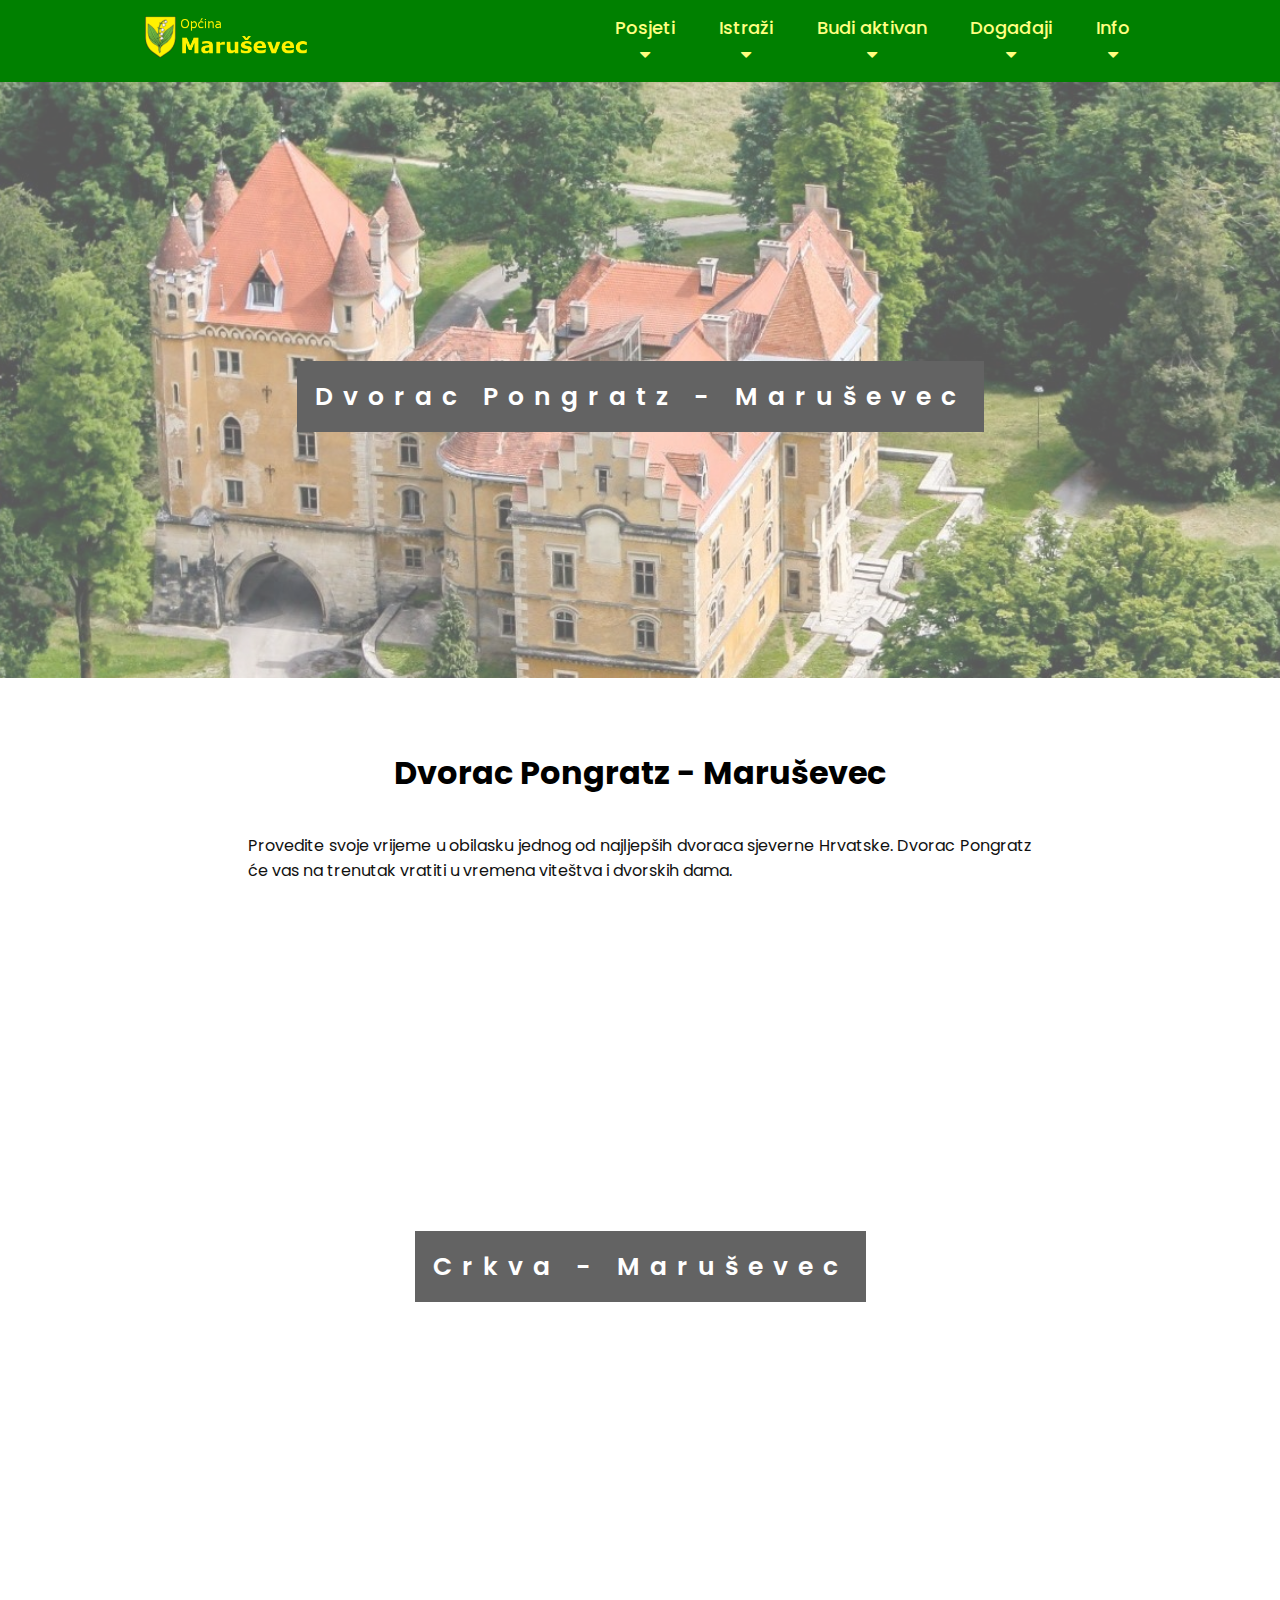
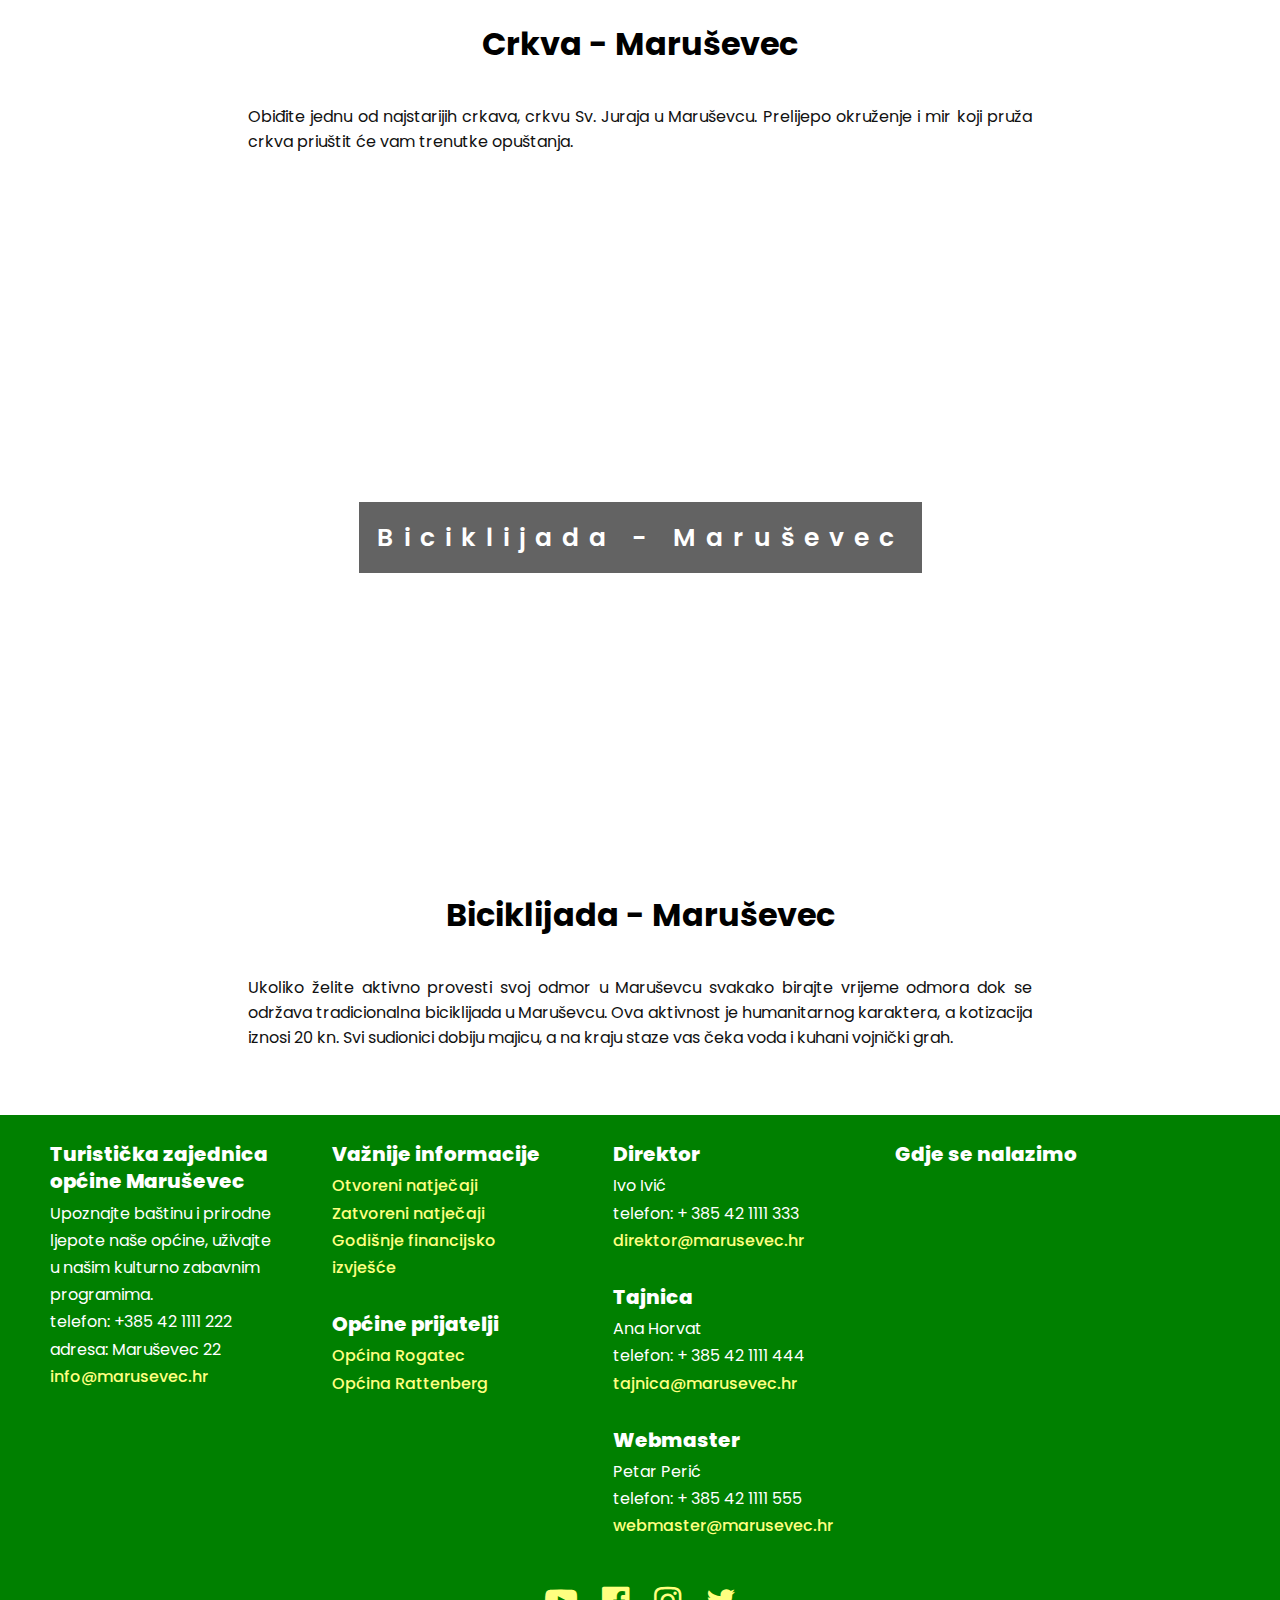
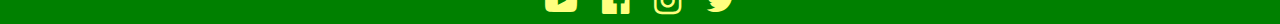
<file: index.html>
<!DOCTYPE html>
<html lang="hr">
  <head>
    <meta charset="utf-8" />
    <meta name="viewport" content="width=device-width, initial-scale=1" />
    <meta
      name="description"
      content="Web stranice Turističke zajednice Općine Maruševec"
    />
    <meta name="author" content="Zlatko Pračić, Marijana Fatiga" />
    <meta
      name="keywords"
      content="Maruševec, dvorac, crkva, Pontgratz, biciklijada,"
    />
    <link
      rel="stylesheet"
      href="https://cdnjs.cloudflare.com/ajax/libs/font-awesome/4.7.0/css/font-awesome.min.css"
    />
    <link rel="stylesheet" href="style.css" />
    <link rel="preconnect" href="https://fonts.googleapis.com" />
    <link rel="preconnect" href="https://fonts.gstatic.com" crossorigin />
    <link
      href="https://fonts.googleapis.com/css2?family=Poppins:wght@100;200;300;400;500;600;700&display=swap"
      rel="stylesheet"
    />
    <title>Maruševec - turistička zajednica općine</title>
  </head>

  <body>
    <!--Naslovna-->
    <header>
      <!--Navigacija-->
      <div class="logo">
        <a href="index.html"
          ><img src="img/Logo.png" alt="Logo općine Maruševec"
        /></a>
      </div>
      <div class="dd-menu">
        <!--dropdown-->
        <div class="dropdown">
          <button class="dropbtn">
            Posjeti
            <i class="fa fa-caret-down"></i>
          </button>
          <div class="dropdown-content">
            <a href="posjeti.html#smjestaj">Smještaj</a>
            <a href="posjeti.html#restorani">Restorani</a>
            <a href="posjeti.html#informacije">Korisne informacije</a>
          </div>
        </div>

        <div class="dropdown">
          <button class="dropbtn">
            Istraži
            <i class="fa fa-caret-down"></i>
          </button>
          <div class="dropdown-content">
            <a href="istrazi.html#dvorac">Dvorac</a>
            <a href="istrazi.html#crkva">Crkva</a>
            <a href="istrazi.html#opcina">Općina</a>
            <a href="istrazi.html#skola">Osnovna škola</a>
          </div>
        </div>
        <div class="dropdown">
          <button class="dropbtn">
            Budi aktivan
            <i class="fa fa-caret-down"></i>
          </button>
          <div class="dropdown-content">
            <a href="aktivan.html#biciklo">Biciklističke staze</a>
            <a href="aktivan.html#kubura">Kuburaška udruga</a>
            <a href="aktivan.html#zene">Udruga žena</a>
          </div>
        </div>

        <div class="dropdown">
          <button class="dropbtn">
            Događaji
            <i class="fa fa-caret-down"></i>
          </button>
          <div class="dropdown-content">
            <a href="dogadaji.html#advent">Advent</a>
            <a href="dogadaji.html#ciselska">Čiselska nedela</a>
            <a href="dogadaji.html#opcina">Dan općine</a>
          </div>
        </div>
        <div class="dropdown">
          <button class="dropbtn">
            Info
            <i class="fa fa-caret-down"></i>
          </button>
          <div class="dropdown-content">
            <a href="info.html#nama">O nama</a>
            <a href="info.html#kontakt">Kontakt</a>
          </div>
        </div>
      </div>
      <!--Mobile Nav-->

      <!-- The overlay -->
      <div id="myNav" class="overlay">
        <!-- Button to close the overlay navigation -->
        <a href="javascript:void(0)" class="closebtn" onclick="closeNav()"
          >&times;</a
        >

        <!-- Overlay content -->
        <div class="overlay-content">
          <a href="posjeti.html">Posjeti</a>
          <a href="istrazi.html">Istraži</a>
          <a href="aktivan.html">Budi aktivan</a>
          <a href="dogadaji.html">Događaji</a>
          <a href="info.html">Info</a>
        </div>
      </div>

      <!-- Use any element to open/show the overlay navigation menu -->

      <span
        style="font-size: 25px; cursor: pointer"
        onclick="openNav()"
        class="hamburger"
        >&#9776;</span
      >
    </header>

    <main>
      <!--- Parallax -->

      <div class="bgimg-1">
        <div class="caption">
          <span class="border">Dvorac Pongratz - Maruševec</span>
        </div>
      </div>

      <div
        style="
          color: #000;
          background-color: white;
          text-align: center;
          padding: 50px 80px;
          text-align: justify;
        "
      >
        <h1 style="text-align: center">Dvorac Pongratz - Maruševec</h1>
        <p>
          Provedite svoje vrijeme u obilasku jednog od najljepših dvoraca
          sjeverne Hrvatske. Dvorac Pongratz će vas na trenutak vratiti u
          vremena viteštva i dvorskih dama.
        </p>
      </div>

      <div class="bgimg-2">
        <div class="caption">
          <span class="border">Crkva - Maruševec</span>
        </div>
      </div>

      <div
        style="
          color: #000;
          background-color: white;
          text-align: center;
          padding: 50px 80px;
          text-align: justify;
        "
      >
        <h1 style="text-align: center">Crkva - Maruševec</h1>
        <p>
          Obiđite jednu od najstarijih crkava, crkvu Sv. Juraja u Maruševcu.
          Prelijepo okruženje i mir koji pruža crkva priuštit će vam trenutke
          opuštanja.
        </p>
      </div>

      <div class="bgimg-3">
        <div class="caption">
          <span class="border">Biciklijada - Maruševec</span>
        </div>
      </div>

      <div
        style="
          color: #000;
          background-color: white;
          text-align: center;
          padding: 50px 80px;
          text-align: justify;
        "
      >
        <h1 style="text-align: center">Biciklijada - Maruševec</h1>
        <p>
          Ukoliko želite aktivno provesti svoj odmor u Maruševcu svakako birajte
          vrijeme odmora dok se održava tradicionalna biciklijada u Maruševcu.
          Ova aktivnost je humanitarnog karaktera, a kotizacija iznosi 20 kn.
          Svi sudionici dobiju majicu, a na kraju staze vas čeka voda i kuhani
          vojnički grah.
        </p>
      </div>
    </main>

    <footer>
      <div class="four-column">
        <ul>
          <li>
            <h3>Turistička zajednica općine Maruševec</h3>
          </li>
          <li>
            Upoznajte baštinu i prirodne ljepote naše općine, uživajte u našim
            kulturno zabavnim programima.
          </li>
          <li>telefon: +385 42 1111 222</li>
          <li>adresa: Maruševec 22</li>
          <li><a href="mailto:info@marusevec.hr">info@marusevec.hr</a></li>
        </ul>
      </div>
      <div class="four-column">
        <ul>
          <li><h3>Važnije informacije</h3></li>
          <li><a href="#">Otvoreni natječaji</a></li>
          <li><a href="#">Zatvoreni natječaji</a></li>
          <li><a href="#">Godišnje financijsko izvješće</a></li>
        </ul>
        <ul>
          <li><h3>Općine prijatelji</h3></li>
          <li>
            <a href="https://www.rogatec.si/" target="_blank">Općina Rogatec</a>
          </li>
          <li>
            <a href="https://www.rattenberg.at/" target="_blank"
              >Općina Rattenberg</a
            >
          </li>
        </ul>
      </div>
      <div class="four-column">
        <ul>
          <li><h3>Direktor</h3></li>
          <li>Ivo Ivić</li>
          <li>telefon: + 385 42 1111 333</li>
          <li>
            <a href="mailto:direktor@marusevec.hr">direktor@marusevec.hr</a>
          </li>
        </ul>
        <ul>
          <li><h3>Tajnica</h3></li>
          <li>Ana Horvat</li>
          <li>telefon: + 385 42 1111 444</li>
          <li>
            <a href="mailto:tajnica@marusevec.hr">tajnica@marusevec.hr</a>
          </li>
        </ul>
        <ul>
          <li><h3>Webmaster</h3></li>
          <li>Petar Perić</li>
          <li>telefon: + 385 42 1111 555</li>
          <li>
            <a href="mailto:webmaster@marusevec.hr">webmaster@marusevec.hr</a>
          </li>
        </ul>
      </div>
      <div class="four-column">
        <ul>
          <li><h3>Gdje se nalazimo</h3></li>
        </ul>
        <p class="map">
          <iframe
            src="https://www.google.com/maps/embed?pb=!1m18!1m12!1m3!1d22062.607313599932!2d16.16399135485173!3d46.27356382758547!2m3!1f0!2f0!3f0!3m2!1i1024!2i768!4f13.1!3m3!1m2!1s0x4765f8a63416bf2f%3A0x2b29be61d26ea60!2s42243%2C%20Maru%C5%A1evec!5e0!3m2!1sen!2shr!4v1642176733484!5m2!1sen!2shr"
            width="300"
            height="300"
            style="border: 0"
            allowfullscreen=""
            loading="lazy"
          ></iframe>
        </p>
      </div>
    </footer>

    <div class="social-network">
      <a
        href="https://www.youtube.com/channel/UC1gkZQBr_0aXL4TyS8fZpIg/featured"
        target="_blank"
        ><i class="fa fa-youtube-play fa-2x"></i
      ></a>
      <a href="#"><i class="fa fa-facebook-official fa-2x"></i></a>
      <a href="#"><i class="fa fa-instagram fa-2x"></i></a>
      <a href="#"><i class="fa fa-twitter fa-2x"></i></a>
    </div>

    <script>
      function openNav() {
        document.getElementById("myNav").style.width = "100%";
      }

      function closeNav() {
        document.getElementById("myNav").style.width = "0%";
      }
    </script>
  </body>
</html>
</file>
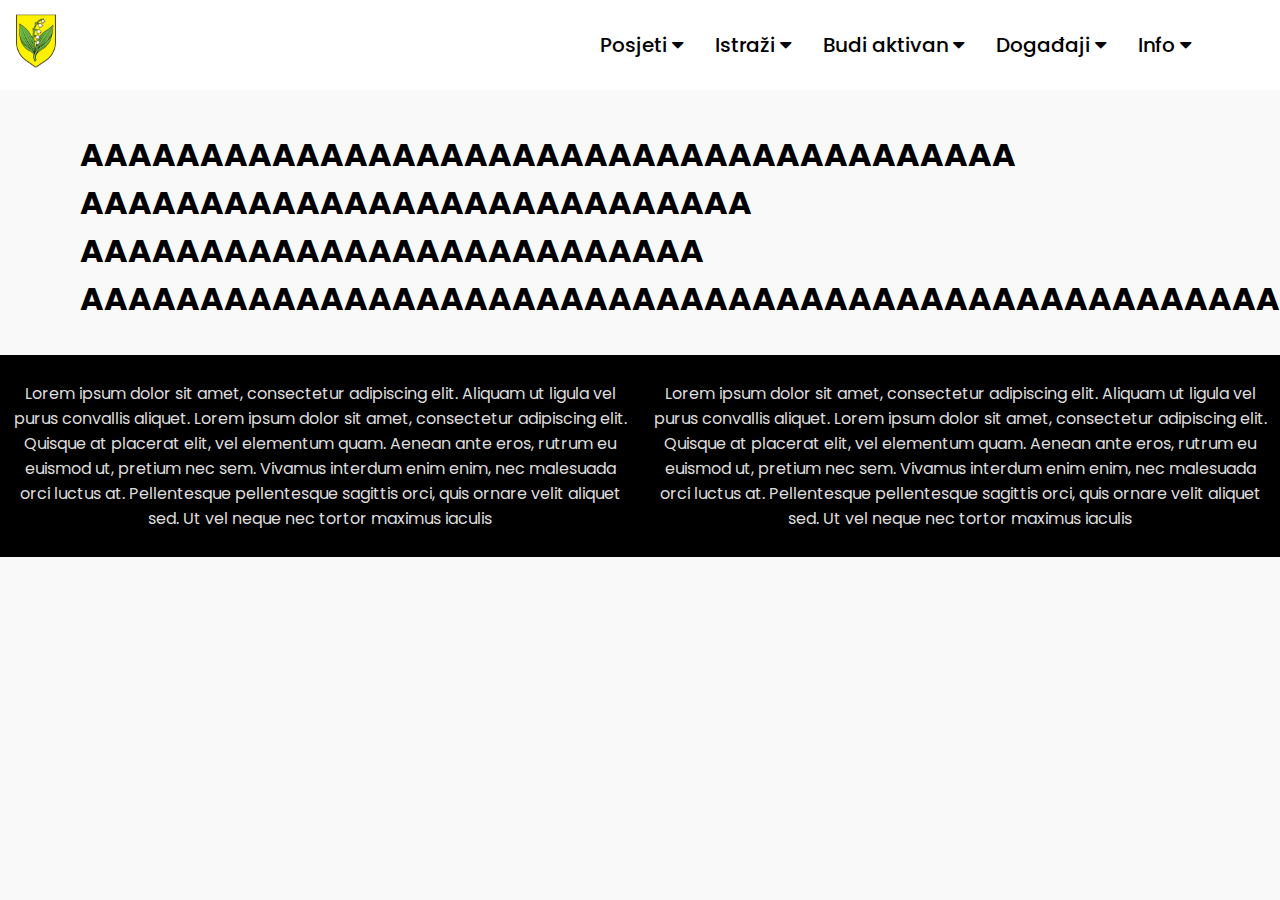
<file: marusevec/index.html>
<!DOCTYPE html>
<html>
<head>
<meta name="viewport" content="width=device-width, initial-scale=1">
<link rel="stylesheet" href="https://cdnjs.cloudflare.com/ajax/libs/font-awesome/4.7.0/css/font-awesome.min.css">
<link rel="stylesheet" href="style.css">
<link rel="preconnect" href="https://fonts.googleapis.com">
<link rel="preconnect" href="https://fonts.gstatic.com" crossorigin>
<link href="https://fonts.googleapis.com/css2?family=Poppins:wght@100;200;300;400;500;600;700&display=swap" rel="stylesheet"> 

</head>
<body>

<header>
  <a href="#home"><img src="img/grb.png" alt=""></a>

 <!--dropdown-->

  <div class="dropdown">
    <button class="dropbtn">Posjeti 
      <i class="fa fa-caret-down"></i>
    </button>
    <div class="dropdown-content">
      <a href="posjeti.html#smjestaj">Smještaj</a>
      <a href="posjeti.html#restorani">Restorani</a>
      <a href="#">Agencije i izleti</a>
      <a href="#">Korisne informacije</a>
    </div>
  </div> 
  <div class="dropdown">
    <button class="dropbtn">Istraži 
      <i class="fa fa-caret-down"></i>
    </button>
    <div class="dropdown-content">
      <a href="#">Povijest</a>
      <a href="#">Dvorac</a>
      <a href="#">Općina</a>
      <a href="#">Škola</a>
    </div>
  </div> 
  <div class="dropdown">
    <button class="dropbtn">Budi aktivan 
      <i class="fa fa-caret-down"></i>
    </button>
    <div class="dropdown-content">
      <a href="#">Biciklističke staze</a>
      <a href="#">Planinarske staze</a>
      <a href="#">Bazeni</a>
      <a href="#">Tenis</a>
    </div>
  </div> 

  <div class="dropdown">
    <button class="dropbtn">Događaji 
      <i class="fa fa-caret-down"></i>
    </button>
    <div class="dropdown-content">
      <a href="#">Dan općine</a>
      <a href="#">Advent</a>
    </div>
  </div> 
  <div class="dropdown">
    <button class="dropbtn">Info 
      <i class="fa fa-caret-down"></i>
    </button>
    <div class="dropdown-content">
      <a href="#">O nama</a>
      <a href="#">Lokator</a>
      <a href="#">Kontakt</a>
    </div>
  </div> 
</header>

<main>
<div>
<h1>AAAAAAAAAAAAAAAAAAAAAAAAAAAAAAAAAAAAAAA  <br> AAAAAAAAAAAAAAAAAAAAAAAAAAAA AAAAAAAAAAAAAAAAAAAAAAAAAA AAAAAAAAAAAAAAAAAAAAAAAAAAAAAAAAAAAAAAAAAAAAAAAAAAAAAAAAAAAAAAAAAAAAAAAAAAAAAAAAAAAAAAAAAAAAAAAAAAA</h1>
</div>
</main>

<footer>
<div class="triple-column">
  <p>Lorem ipsum dolor sit amet, consectetur adipiscing elit. Aliquam ut ligula vel purus convallis aliquet. Lorem ipsum dolor sit amet, consectetur adipiscing elit. Quisque at placerat elit, vel elementum quam. Aenean ante eros, rutrum eu euismod ut, pretium nec sem. Vivamus interdum enim enim, nec malesuada orci luctus at. Pellentesque pellentesque sagittis orci, quis ornare velit aliquet sed. Ut vel neque nec tortor maximus iaculis<br>
  </p>
</div>
<div class="triple-column">
  <p>Lorem ipsum dolor sit amet, consectetur adipiscing elit. Aliquam ut ligula vel purus convallis aliquet. Lorem ipsum dolor sit amet, consectetur adipiscing elit. Quisque at placerat elit, vel elementum quam. Aenean ante eros, rutrum eu euismod ut, pretium nec sem. Vivamus interdum enim enim, nec malesuada orci luctus at. Pellentesque pellentesque sagittis orci, quis ornare velit aliquet sed. Ut vel neque nec tortor maximus iaculis <br>
  </p>
</div>


</footer>

</body>
</html>
</file>
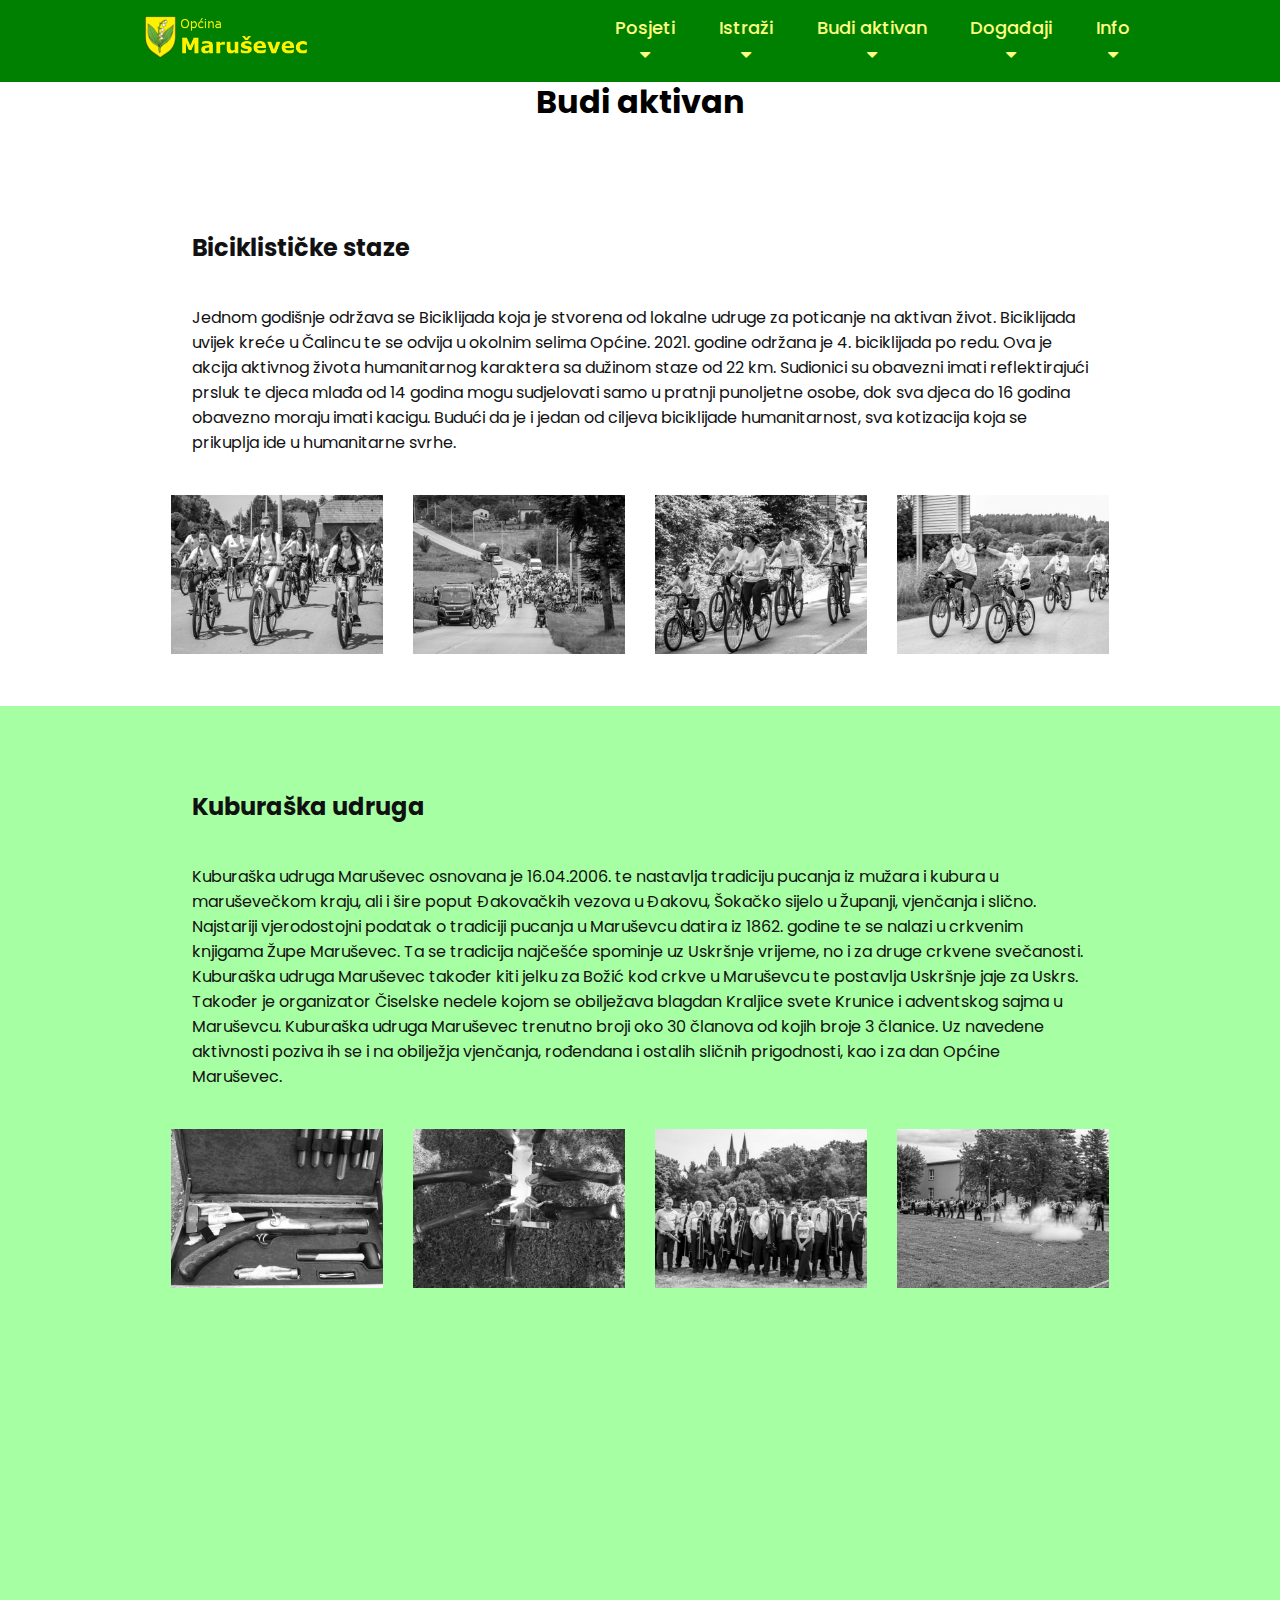
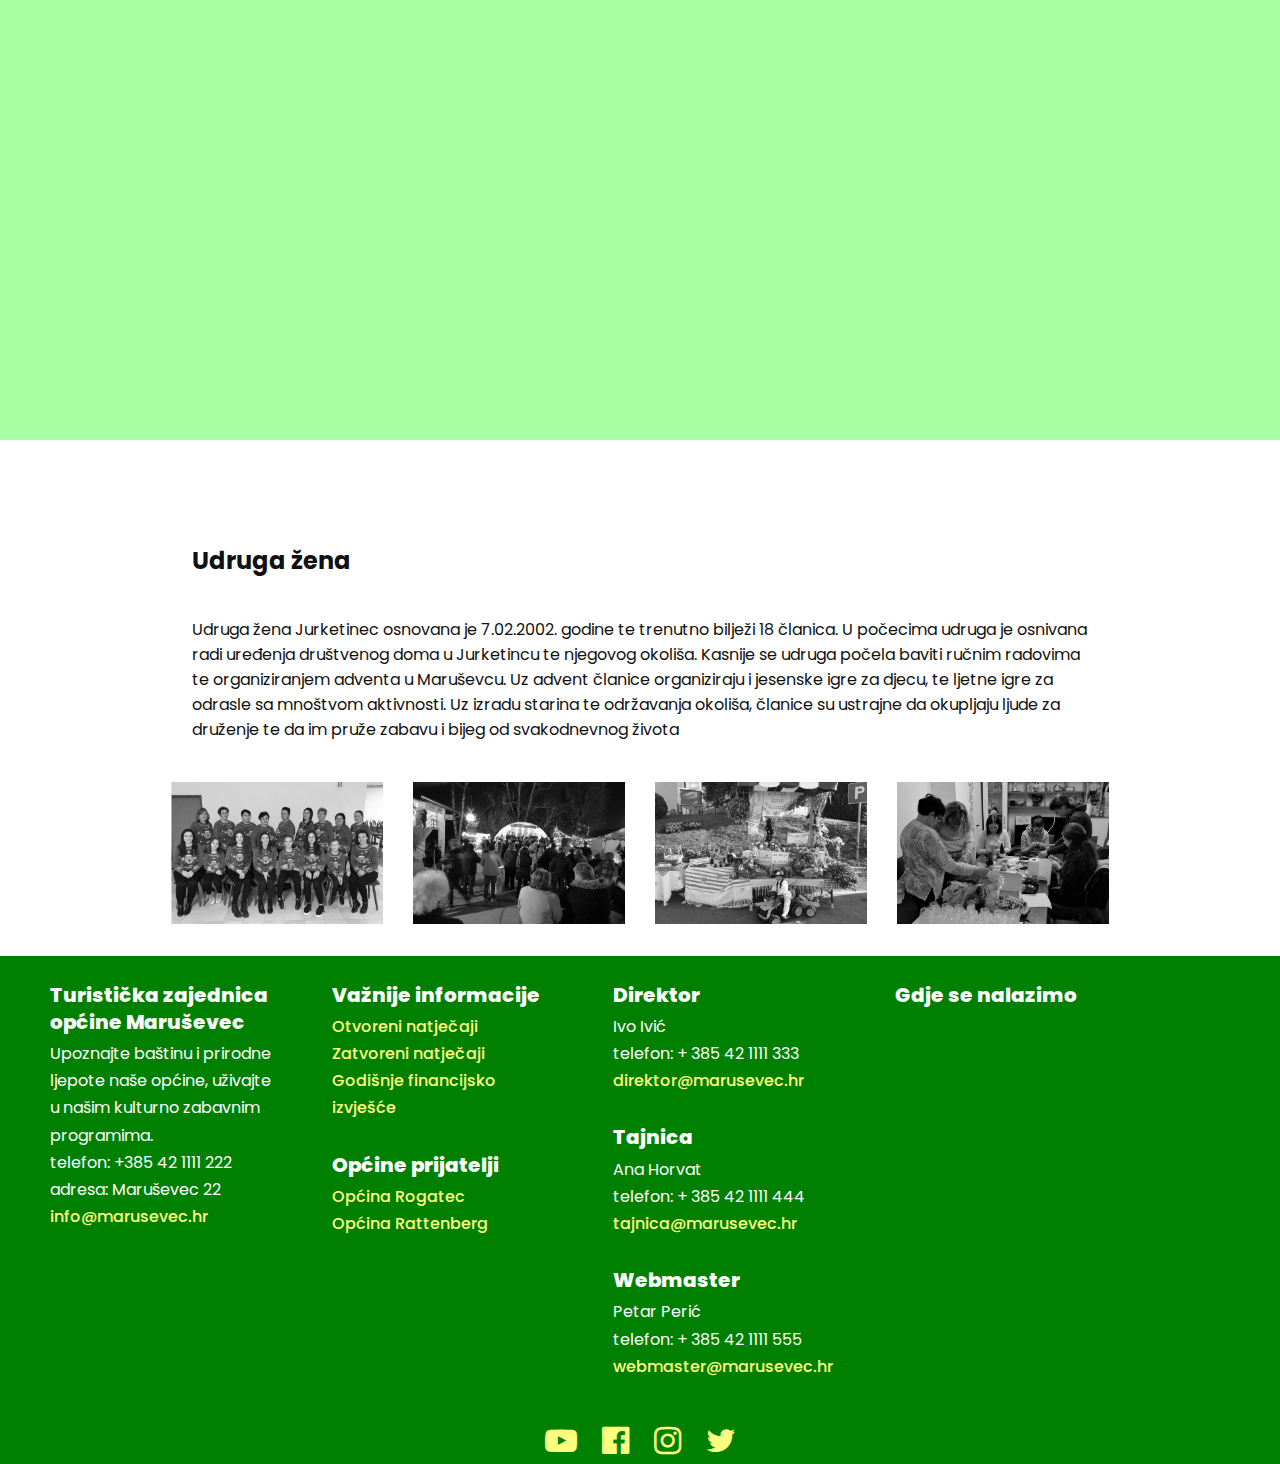
<file: aktivan.html>
<!DOCTYPE html>
<html lang="hr">
  <head>
    <meta charset="utf-8" />
    <meta name="viewport" content="width=device-width, initial-scale=1" />
    <meta
      name="description"
      content="Web stranice Turističke zajednice Općine Maruševec"
    />
    <meta name="author" content="Zlatko Pračić, Marijana Fatiga" />
    <meta
      name="keywords"
      content="Maruševec, dvorac, crkva, Pontgratz, biciklijada,"
    />
    <link
      rel="stylesheet"
      href="https://cdnjs.cloudflare.com/ajax/libs/font-awesome/4.7.0/css/font-awesome.min.css"
    />
    <link rel="stylesheet" href="style.css" />
    <link rel="stylesheet" href="lightbox.min.css" />
    <script type="text/javascript" src="lightbox-plus-jquery.min.js"></script>
    <link rel="preconnect" href="https://fonts.googleapis.com" />
    <link rel="preconnect" href="https://fonts.gstatic.com" crossorigin />
    <link
      href="https://fonts.googleapis.com/css2?family=Poppins:wght@100;200;300;400;500;600;700&display=swap"
      rel="stylesheet"
    />
    <title>Maruševec - budi aktivan</title>
  </head>

  <body>
    <!--Naslovna-->
    <header>
      <!--Navigacija-->
      <div class="logo">
        <a href="index.html"
          ><img src="img/Logo.png" alt="Logo općine Maruševec"
        /></a>
      </div>
      <div class="dd-menu">
        <!--dropdown-->
        <div class="dropdown">
          <button class="dropbtn">
            Posjeti
            <i class="fa fa-caret-down"></i>
          </button>
          <div class="dropdown-content">
            <a href="posjeti.html#smjestaj">Smještaj</a>
            <a href="posjeti.html#restorani">Restorani</a>
            <a href="posjeti.html#informacije">Korisne informacije</a>
          </div>
        </div>

        <div class="dropdown">
          <button class="dropbtn">
            Istraži
            <i class="fa fa-caret-down"></i>
          </button>
          <div class="dropdown-content">
            <a href="istrazi.html#dvorac">Dvorac</a>
            <a href="istrazi.html#crkva">Crkva</a>
            <a href="istrazi.html#opcina">Općina</a>
            <a href="istrazi.html#skola">Osnovna škola</a>
          </div>
        </div>
        <div class="dropdown">
          <button class="dropbtn">
            Budi aktivan
            <i class="fa fa-caret-down"></i>
          </button>
          <div class="dropdown-content">
            <a href="aktivan.html#biciklo">Biciklističke staze</a>
            <a href="aktivan.html#kubura">Kuburaška udruga</a>
            <a href="aktivan.html#zene">Udruga žena</a>
          </div>
        </div>

        <div class="dropdown">
          <button class="dropbtn">
            Događaji
            <i class="fa fa-caret-down"></i>
          </button>
          <div class="dropdown-content">
            <a href="dogadaji.html#advent">Advent</a>
            <a href="dogadaji.html#ciselska">Čiselska nedela</a>
            <a href="dogadaji.html#opcina">Dan općine</a>
          </div>
        </div>
        <div class="dropdown">
          <button class="dropbtn">
            Info
            <i class="fa fa-caret-down"></i>
          </button>
          <div class="dropdown-content">
            <a href="info.html#nama">O nama</a>
            <a href="info.html#kontakt">Kontakt</a>
          </div>
        </div>
      </div>
      <!--Mobile Nav-->

      <!-- The overlay -->
      <div id="myNav" class="overlay">
        <!-- Button to close the overlay navigation -->
        <a href="javascript:void(0)" class="closebtn" onclick="closeNav()"
          >&times;</a
        >

        <!-- Overlay content -->
        <div class="overlay-content">
          <a href="posjeti.html">Posjeti</a>
          <a href="istrazi.html">Istraži</a>
          <a href="aktivan.html">Budi aktivan</a>
          <a href="dogadaji.html">Događaji</a>
          <a href="info.html">Info</a>
        </div>
      </div>

      <!-- Use any element to open/show the overlay navigation menu -->

      <span
        style="font-size: 25px; cursor: pointer"
        onclick="openNav()"
        class="hamburger"
        >&#9776;</span
      >
    </header>

    <main>
      <h1>Budi aktivan</h1>
      <div class="light">
        <h2 id="biciklo">Biciklističke staze</h2>
        <p>
          Jednom godišnje održava se Biciklijada koja je stvorena od lokalne
          udruge za poticanje na aktivan život. Biciklijada uvijek kreće u
          Čalincu te se odvija u okolnim selima Općine. 2021. godine održana je
          4. biciklijada po redu. Ova je akcija aktivnog života humanitarnog
          karaktera sa dužinom staze od 22 km. Sudionici su obavezni imati
          reflektirajući prsluk te djeca mlađa od 14 godina mogu sudjelovati
          samo u pratnji punoljetne osobe, dok sva djeca do 16 godina obavezno
          moraju imati kacigu. Budući da je i jedan od ciljeva biciklijade
          humanitarnost, sva kotizacija koja se prikuplja ide u humanitarne
          svrhe.
        </p>
        <div class="gallery">
          <a
            href="img/biciklisticka/bicikli1.jpg"
            data-lightbox="gallery_bicikli"
            data-title="Biciklijada 1"
            ><img
              src="img/biciklisticka/bicikli1(320x240).jpg"
              alt="djeca na biciklima"
          /></a>
          <a
            href="img/biciklisticka/bicikli2.jpg"
            data-lightbox="gallery_bicikli"
            data-title="Biciklijada 2"
            ><img
              src="img/biciklisticka/bicikli2(320x240).jpg"
              alt="grupa biciklista na prometnici"
          /></a>
          <a
            href="img/biciklisticka/bicikli3.jpg"
            data-lightbox="gallery_bicikli"
            data-title="Biciklijada 3"
            ><img
              src="img/biciklisticka/bicikli3(320x240).jpg"
              alt="biciklisti u prirodi"
          /></a>
          <a
            href="img/biciklisticka/bicikli4.jpg"
            data-lightbox="gallery_bicikli"
            data-title="Biciklijada 4"
            ><img
              src="img/biciklisticka/bicikli4(320x240).jpg"
              alt="biciklisti se pozdravljaju"
          /></a>
        </div>
      </div>
      <div class="dark">
        <h2 id="kubura">Kuburaška udruga</h2>
        <p>
          Kuburaška udruga Maruševec osnovana je 16.04.2006. te nastavlja
          tradiciju pucanja iz mužara i kubura u maruševečkom kraju, ali i šire
          poput Đakovačkih vezova u Đakovu, Šokačko sijelo u Županji, vjenčanja
          i slično. Najstariji vjerodostojni podatak o tradiciji pucanja u
          Maruševcu datira iz 1862. godine te se nalazi u crkvenim knjigama Župe
          Maruševec. Ta se tradicija najčešće spominje uz Uskršnje vrijeme, no i
          za druge crkvene svečanosti. Kuburaška udruga Maruševec također kiti
          jelku za Božić kod crkve u Maruševcu te postavlja Uskršnje jaje za
          Uskrs. Također je organizator Čiselske nedele kojom se obilježava
          blagdan Kraljice svete Krunice i adventskog sajma u Maruševcu.
          Kuburaška udruga Maruševec trenutno broji oko 30 članova od kojih
          broje 3 članice. Uz navedene aktivnosti poziva ih se i na obilježja
          vjenčanja, rođendana i ostalih sličnih prigodnosti, kao i za dan
          Općine Maruševec.
        </p>
        <div class="gallery">
          <a
            href="img/kubura/kubura1.jpg"
            data-lightbox="gallery_kubura"
            data-title="Kuburaška udruga Maruševec 1"
            ><img src="img/kubura/kubura1(320x240).jpg" alt="kubura u kutiji"
          /></a>
          <a
            href="img/kubura/kubura2.jpg"
            data-lightbox="gallery_kubura"
            data-title="Kuburaška udruga Maruševec 2"
            ><img src="img/kubura/kubura2(320x240).jpg" alt="kubure na stalku"
          /></a>
          <a
            href="img/kubura/kubura3.jpg"
            data-lightbox="gallery_kubura"
            data-title="Kuburaška udruga Maruševec 3"
            ><img
              src="img/kubura/kubura3(320x240).jpg"
              alt="Kuburaška udruga Maruševec u Đakovu"
          /></a>
          <a
            href="img/kubura/kubura4.jpg"
            data-lightbox="gallery_kubura"
            data-title="Kuburaška udruga Maruševec 4"
            ><img
              src="img/kubura/kubura4(320x240).jpg"
              alt="pucanje s kuburama"
          /></a>
        </div>
        <div class="iframe-container">
          <iframe
            width="560"
            height="315"
            src="https://www.youtube.com/embed/IS36hjBbeTw"
            title="YouTube video player"
            frameborder="0"
            allow="accelerometer; autoplay; clipboard-write; encrypted-media; gyroscope; picture-in-picture"
            allowfullscreen
          ></iframe>
        </div>
      </div>
      <div class="light">
        <h2 id="zene">Udruga žena</h2>
        <p>
          Udruga žena Jurketinec osnovana je 7.02.2002. godine te trenutno
          bilježi 18 članica. U počecima udruga je osnivana radi uređenja
          društvenog doma u Jurketincu te njegovog okoliša. Kasnije se udruga
          počela baviti ručnim radovima te organiziranjem adventa u Maruševcu.
          Uz advent članice organiziraju i jesenske igre za djecu, te ljetne
          igre za odrasle sa mnoštvom aktivnosti. Uz izradu starina te
          održavanja okoliša, članice su ustrajne da okupljaju ljude za druženje
          te da im pruže zabavu i bijeg od svakodnevnog života
        </p>
        <div class="gallery">
          <a
            href="img/zene/zene1.jpg"
            data-lightbox="gallery_zene"
            data-title="Udruga žena Jurketinec 1"
            ><img
              src="img/zene/zene1(320x213).jpg"
              alt="članice Udruge žena Jurketinec"
          /></a>
          <a
            href="img/zene/zene2.jpg"
            data-lightbox="gallery_zene"
            data-title="Udruga žena Jurketinec 2"
            ><img
              src="img/zene/zene2(320x213).jpg"
              alt="udruga na Božićnom samu"
          /></a>
          <a
            href="img/zene/zene3.jpg"
            data-lightbox="gallery_zene"
            data-title="Udruga žena Jurketinec 3"
            ><img src="img/zene/zene3(320x213).jpg" alt="proizvodi udruge žena"
          /></a>
          <a
            href="img/zene/zene4.jpg"
            data-lightbox="gallery_zene"
            data-title="Udruga žena Jurketinec 4"
            ><img
              src="img/zene/zene4(320x213).jpg"
              alt="aktivnost žena u udruzi"
          /></a>
        </div>
      </div>
    </main>

    <footer>
      <div class="four-column">
        <ul>
          <li>
            <h3>Turistička zajednica općine Maruševec</h3>
          </li>
          <li>
            Upoznajte baštinu i prirodne ljepote naše općine, uživajte u našim
            kulturno zabavnim programima.
          </li>
          <li>telefon: +385 42 1111 222</li>
          <li>adresa: Maruševec 22</li>
          <li><a href="mailto:info@marusevec.hr">info@marusevec.hr</a></li>
        </ul>
      </div>
      <div class="four-column">
        <ul>
          <li><h3>Važnije informacije</h3></li>
          <li><a href="#">Otvoreni natječaji</a></li>
          <li><a href="#">Zatvoreni natječaji</a></li>
          <li><a href="#">Godišnje financijsko izvješće</a></li>
        </ul>
        <ul>
          <li><h3>Općine prijatelji</h3></li>
          <li>
            <a href="https://www.rogatec.si/" target="_blank">Općina Rogatec</a>
          </li>
          <li>
            <a href="https://www.rattenberg.at/" target="_blank"
              >Općina Rattenberg</a
            >
          </li>
        </ul>
      </div>
      <div class="four-column">
        <ul>
          <li><h3>Direktor</h3></li>
          <li>Ivo Ivić</li>
          <li>telefon: + 385 42 1111 333</li>
          <li>
            <a href="mailto:direktor@marusevec.hr">direktor@marusevec.hr</a>
          </li>
        </ul>
        <ul>
          <li><h3>Tajnica</h3></li>
          <li>Ana Horvat</li>
          <li>telefon: + 385 42 1111 444</li>
          <li>
            <a href="mailto:tajnica@marusevec.hr">tajnica@marusevec.hr</a>
          </li>
        </ul>
        <ul>
          <li><h3>Webmaster</h3></li>
          <li>Petar Perić</li>
          <li>telefon: + 385 42 1111 555</li>
          <li>
            <a href="mailto:webmaster@marusevec.hr">webmaster@marusevec.hr</a>
          </li>
        </ul>
      </div>
      <div class="four-column">
        <ul>
          <li><h3>Gdje se nalazimo</h3></li>
        </ul>
        <p class="map">
          <iframe
            src="https://www.google.com/maps/embed?pb=!1m18!1m12!1m3!1d22062.607313599932!2d16.16399135485173!3d46.27356382758547!2m3!1f0!2f0!3f0!3m2!1i1024!2i768!4f13.1!3m3!1m2!1s0x4765f8a63416bf2f%3A0x2b29be61d26ea60!2s42243%2C%20Maru%C5%A1evec!5e0!3m2!1sen!2shr!4v1642176733484!5m2!1sen!2shr"
            width="300"
            height="300"
            style="border: 0"
            allowfullscreen=""
            loading="lazy"
          ></iframe>
        </p>
      </div>
    </footer>

    <div class="social-network">
      <a
        href="https://www.youtube.com/channel/UC1gkZQBr_0aXL4TyS8fZpIg/featured"
        target="_blank"
        ><i class="fa fa-youtube-play fa-2x"></i
      ></a>
      <a href="#"><i class="fa fa-facebook-official fa-2x"></i></a>
      <a href="#"><i class="fa fa-instagram fa-2x"></i></a>
      <a href="#"><i class="fa fa-twitter fa-2x"></i></a>
    </div>

    <script>
      function openNav() {
        document.getElementById("myNav").style.width = "100%";
      }

      function closeNav() {
        document.getElementById("myNav").style.width = "0%";
      }
    </script>
  </body>
</html>
</file>
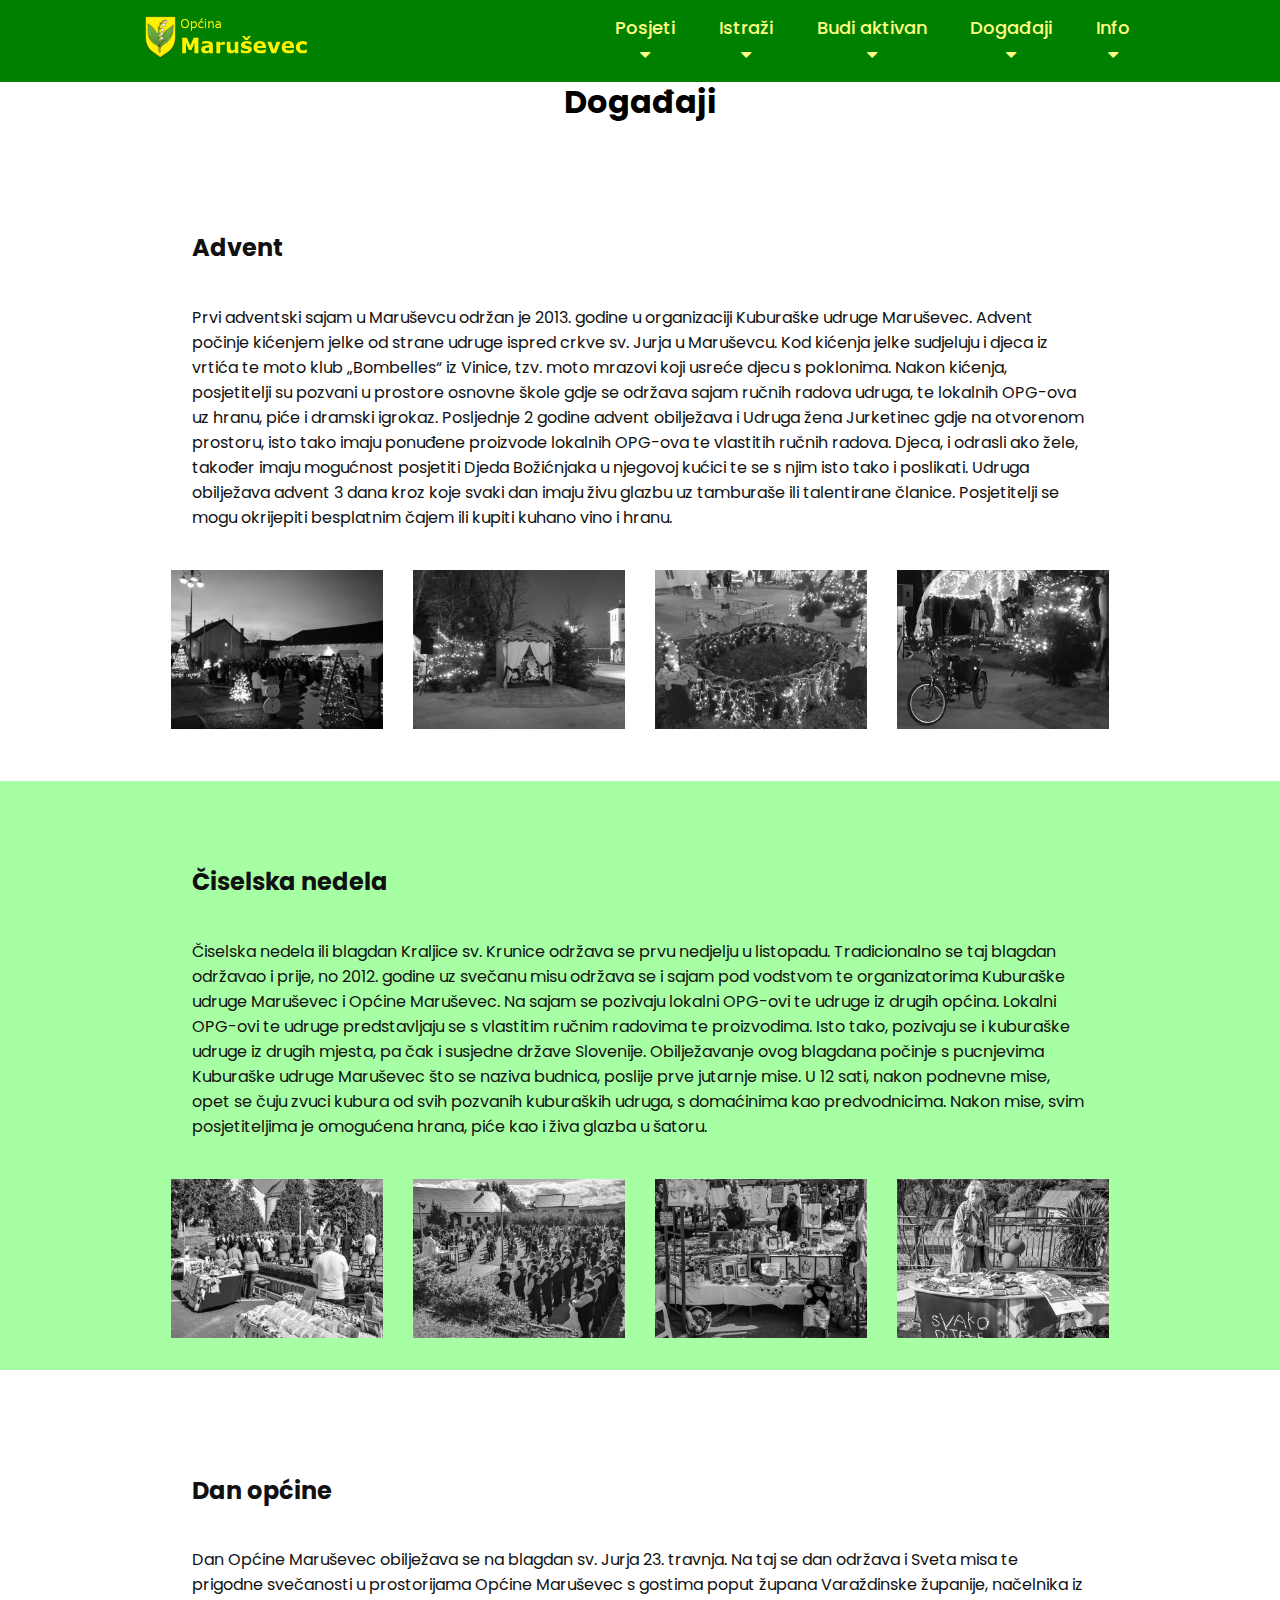
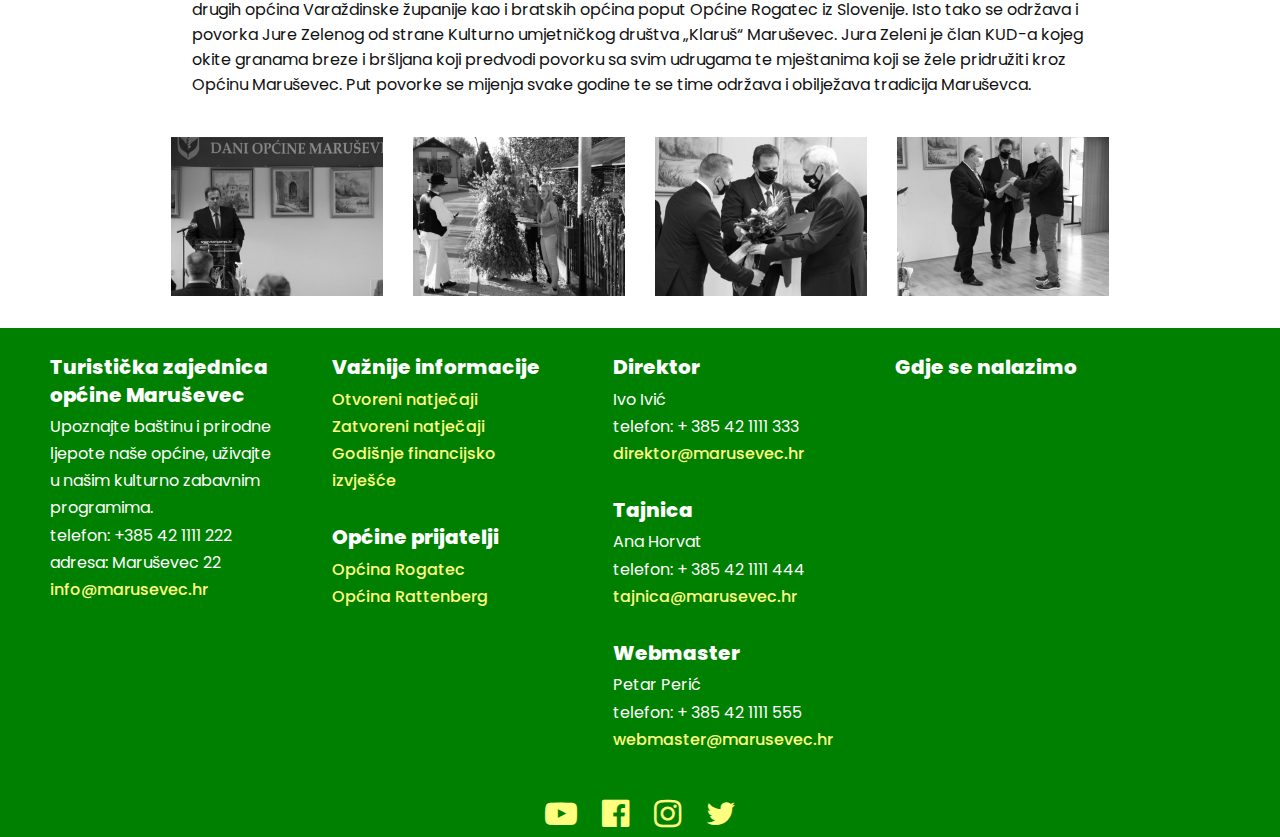
<file: dogadaji.html>
<!DOCTYPE html>
<html lang="hr">
  <head>
    <meta charset="utf-8" />
    <meta name="viewport" content="width=device-width, initial-scale=1" />
    <meta
      name="description"
      content="Web stranice Turističke zajednice Općine Maruševec"
    />
    <meta name="author" content="Zlatko Pračić, Marijana Fatiga" />
    <meta
      name="keywords"
      content="Maruševec, dvorac, crkva, Pontgratz, biciklijada,"
    />
    <link
      rel="stylesheet"
      href="https://cdnjs.cloudflare.com/ajax/libs/font-awesome/4.7.0/css/font-awesome.min.css"
    />
    <link rel="stylesheet" href="style.css" />
    <link rel="stylesheet" href="lightbox.min.css" />
    <script type="text/javascript" src="lightbox-plus-jquery.min.js"></script>
    <link rel="preconnect" href="https://fonts.googleapis.com" />
    <link rel="preconnect" href="https://fonts.gstatic.com" crossorigin />
    <link
      href="https://fonts.googleapis.com/css2?family=Poppins:wght@100;200;300;400;500;600;700&display=swap"
      rel="stylesheet"
    />
    <title>Događanja u Maruševcu</title>
  </head>

  <body>
    <!--Naslovna-->
    <header>
      <!--Navigacija-->
      <div class="logo">
        <a href="index.html"
          ><img src="img/Logo.png" alt="Logo općine Maruševec"
        /></a>
      </div>
      <div class="dd-menu">
        <!--dropdown-->
        <div class="dropdown">
          <button class="dropbtn">
            Posjeti
            <i class="fa fa-caret-down"></i>
          </button>
          <div class="dropdown-content">
            <a href="posjeti.html#smjestaj">Smještaj</a>
            <a href="posjeti.html#restorani">Restorani</a>
            <a href="posjeti.html#informacije">Korisne informacije</a>
          </div>
        </div>

        <div class="dropdown">
          <button class="dropbtn">
            Istraži
            <i class="fa fa-caret-down"></i>
          </button>
          <div class="dropdown-content">
            <a href="istrazi.html#dvorac">Dvorac</a>
            <a href="istrazi.html#crkva">Crkva</a>
            <a href="istrazi.html#opcina">Općina</a>
            <a href="istrazi.html#skola">Osnovna škola</a>
          </div>
        </div>
        <div class="dropdown">
          <button class="dropbtn">
            Budi aktivan
            <i class="fa fa-caret-down"></i>
          </button>
          <div class="dropdown-content">
            <a href="aktivan.html#biciklo">Biciklističke staze</a>
            <a href="aktivan.html#kubura">Kuburaška udruga</a>
            <a href="aktivan.html#zene">Udruga žena</a>
          </div>
        </div>

        <div class="dropdown">
          <button class="dropbtn">
            Događaji
            <i class="fa fa-caret-down"></i>
          </button>
          <div class="dropdown-content">
            <a href="dogadaji.html#advent">Advent</a>
            <a href="dogadaji.html#ciselska">Čiselska nedela</a>
            <a href="dogadaji.html#opcina">Dan općine</a>
          </div>
        </div>
        <div class="dropdown">
          <button class="dropbtn">
            Info
            <i class="fa fa-caret-down"></i>
          </button>
          <div class="dropdown-content">
            <a href="info.html#nama">O nama</a>
            <a href="info.html#kontakt">Kontakt</a>
          </div>
        </div>
      </div>
      <!--Mobile Nav-->

      <!-- The overlay -->
      <div id="myNav" class="overlay">
        <!-- Button to close the overlay navigation -->
        <a href="javascript:void(0)" class="closebtn" onclick="closeNav()"
          >&times;</a
        >

        <!-- Overlay content -->
        <div class="overlay-content">
          <a href="posjeti.html">Posjeti</a>
          <a href="istrazi.html">Istraži</a>
          <a href="aktivan.html">Budi aktivan</a>
          <a href="dogadaji.html">Događaji</a>
          <a href="info.html">Info</a>
        </div>
      </div>

      <!-- Use any element to open/show the overlay navigation menu -->

      <span
        style="font-size: 25px; cursor: pointer"
        onclick="openNav()"
        class="hamburger"
        >&#9776;</span
      >
    </header>

    <main>
      <h1>Događaji</h1>
      <div class="light">
        <h2 id="advent">Advent</h2>
        <p>
          Prvi adventski sajam u Maruševcu održan je 2013. godine u organizaciji
          Kuburaške udruge Maruševec. Advent počinje kićenjem jelke od strane
          udruge ispred crkve sv. Jurja u Maruševcu. Kod kićenja jelke sudjeluju
          i djeca iz vrtića te moto klub „Bombelles“ iz Vinice, tzv. moto
          mrazovi koji usreće djecu s poklonima. Nakon kićenja, posjetitelji su
          pozvani u prostore osnovne škole gdje se održava sajam ručnih radova
          udruga, te lokalnih OPG-ova uz hranu, piće i dramski igrokaz.
          Posljednje 2 godine advent obilježava i Udruga žena Jurketinec gdje na
          otvorenom prostoru, isto tako imaju ponuđene proizvode lokalnih
          OPG-ova te vlastitih ručnih radova. Djeca, i odrasli ako žele, također
          imaju mogućnost posjetiti Djeda Božićnjaka u njegovoj kućici te se s
          njim isto tako i poslikati. Udruga obilježava advent 3 dana kroz koje
          svaki dan imaju živu glazbu uz tamburaše ili talentirane članice.
          Posjetitelji se mogu okrijepiti besplatnim čajem ili kupiti kuhano
          vino i hranu.
        </p>
        <div class="gallery">
          <a
            href="img/advent/advent1.jpg"
            data-lightbox="gallery_advent"
            data-title="Advent u Maruševcu 1"
            ><img
              src="img/advent/advent1(320x240).jpg"
              alt="trg u vrijeme Božića"
          /></a>
          <a
            href="img/advent/advent2.jpg"
            data-lightbox="gallery_advent"
            data-title="Advent u Maruševcu 2"
            ><img
              src="img/advent/advent2(320x240).jpg"
              alt="snješko i okićena jelka"
          /></a>
          <a
            href="img/advent/advent3.jpg"
            data-lightbox="gallery_advent"
            data-title="Advent u Maruševcu 3"
            ><img
              src="img/advent/advent3(320x240).jpg"
              alt="veliki adventski vijenac"
          /></a>
          <a
            href="img/advent/advent4.jpg"
            data-lightbox="gallery_advent"
            data-title="Advent u Maruševcu 4"
            ><img
              src="img/advent/advent4(320x240).jpg"
              alt="pozornica Božićnog sajma"
          /></a>
        </div>
      </div>
      <div class="dark">
        <h2 id="ciselska">Čiselska nedela</h2>
        <p>
          Čiselska nedela ili blagdan Kraljice sv. Krunice održava se prvu
          nedjelju u listopadu. Tradicionalno se taj blagdan održavao i prije,
          no 2012. godine uz svečanu misu održava se i sajam pod vodstvom te
          organizatorima Kuburaške udruge Maruševec i Općine Maruševec. Na sajam
          se pozivaju lokalni OPG-ovi te udruge iz drugih općina. Lokalni
          OPG-ovi te udruge predstavljaju se s vlastitim ručnim radovima te
          proizvodima. Isto tako, pozivaju se i kuburaške udruge iz drugih
          mjesta, pa čak i susjedne države Slovenije. Obilježavanje ovog
          blagdana počinje s pucnjevima Kuburaške udruge Maruševec što se naziva
          budnica, poslije prve jutarnje mise. U 12 sati, nakon podnevne mise,
          opet se čuju zvuci kubura od svih pozvanih kuburaških udruga, s
          domaćinima kao predvodnicima. Nakon mise, svim posjetiteljima je
          omogućena hrana, piće kao i živa glazba u šatoru.
        </p>
        <div class="gallery">
          <a
            href="img/ciselska/ciselska1.jpg"
            data-lightbox="gallery_ciselska"
            data-title="Čiselska nedelja 1"
            ><img
              src="img/ciselska/ciselska1(320x240).jpg"
              alt="štandovi čiselska nedela"
          /></a>
          <a
            href="img/ciselska/ciselska2.jpg"
            data-lightbox="gallery_ciselska"
            data-title="Čiselska nedelja 2"
            ><img
              src="img/ciselska/ciselska2(320x240).jpg"
              alt="misa čiselska nedela"
          /></a>
          <a
            href="img/ciselska/ciselska3.jpg"
            data-lightbox="gallery_ciselska"
            data-title="Čiselska nedelja 3"
            ><img
              src="img/ciselska/ciselska3(320x240).jpg"
              alt="sajam čiselska nedela"
          /></a>
          <a
            href="img/ciselska/ciselska4.jpg"
            data-lightbox="gallery_ciselska"
            data-title="Čiselska nedelja 4"
            ><img
              src="img/ciselska/ciselska4(320x240).jpg"
              alt="UNICEF i čiselska nedela"
          /></a>
        </div>
      </div>
      <div class="light">
        <h2 id="opcina">Dan općine</h2>
        <p>
          Dan Općine Maruševec obilježava se na blagdan sv. Jurja 23. travnja.
          Na taj se dan održava i Sveta misa te prigodne svečanosti u
          prostorijama Općine Maruševec s gostima poput župana Varaždinske
          županije, načelnika iz drugih općina Varaždinske županije kao i
          bratskih općina poput Općine Rogatec iz Slovenije. Isto tako se
          održava i povorka Jure Zelenog od strane Kulturno umjetničkog društva
          „Klaruš“ Maruševec. Jura Zeleni je član KUD-a kojeg okite granama
          breze i bršljana koji predvodi povorku sa svim udrugama te mještanima
          koji se žele pridružiti kroz Općinu Maruševec. Put povorke se mijenja
          svake godine te se time održava i obilježava tradicija Maruševca.
        </p>
        <div class="gallery">
          <a
            href="img/dan_opcine/dan1.jpg"
            data-lightbox="gallery_opcina"
            data-title="Dan općine 1"
            ><img
              src="img/dan_opcine/dan1(320x240).jpg"
              alt="govornik za dan općine"
          /></a>
          <a
            href="img/dan_opcine/dan2.jpg"
            data-lightbox="gallery_opcina"
            data-title="Dan općine 2"
            ><img
              src="img/dan_opcine/dan2(320x240).jpg"
              alt="momak u nošnji i dvije djevojke"
          /></a>
          <a
            href="img/dan_opcine/dan3.jpg"
            data-lightbox="gallery_opcina"
            data-title="Dan općine 3"
            ><img src="img/dan_opcine/dan3(320x240).jpg" alt="uručenje pohvale"
          /></a>
          <a
            href="img/dan_opcine/dan4.jpg"
            data-lightbox="gallery_opcina"
            data-title="Dan općine 4"
            ><img src="img/dan_opcine/dan4(320x240).jpg" alt="uručenje nagrade"
          /></a>
        </div>
      </div>
    </main>

    <footer>
      <div class="four-column">
        <ul>
          <li>
            <h3>Turistička zajednica općine Maruševec</h3>
          </li>
          <li>
            Upoznajte baštinu i prirodne ljepote naše općine, uživajte u našim
            kulturno zabavnim programima.
          </li>
          <li>telefon: +385 42 1111 222</li>
          <li>adresa: Maruševec 22</li>
          <li><a href="mailto:info@marusevec.hr">info@marusevec.hr</a></li>
        </ul>
      </div>
      <div class="four-column">
        <ul>
          <li><h3>Važnije informacije</h3></li>
          <li><a href="#">Otvoreni natječaji</a></li>
          <li><a href="#">Zatvoreni natječaji</a></li>
          <li><a href="#">Godišnje financijsko izvješće</a></li>
        </ul>
        <ul>
          <li><h3>Općine prijatelji</h3></li>
          <li>
            <a href="https://www.rogatec.si/" target="_blank">Općina Rogatec</a>
          </li>
          <li>
            <a href="https://www.rattenberg.at/" target="_blank"
              >Općina Rattenberg</a
            >
          </li>
        </ul>
      </div>
      <div class="four-column">
        <ul>
          <li><h3>Direktor</h3></li>
          <li>Ivo Ivić</li>
          <li>telefon: + 385 42 1111 333</li>
          <li>
            <a href="mailto:direktor@marusevec.hr">direktor@marusevec.hr</a>
          </li>
        </ul>
        <ul>
          <li><h3>Tajnica</h3></li>
          <li>Ana Horvat</li>
          <li>telefon: + 385 42 1111 444</li>
          <li>
            <a href="mailto:tajnica@marusevec.hr">tajnica@marusevec.hr</a>
          </li>
        </ul>
        <ul>
          <li><h3>Webmaster</h3></li>
          <li>Petar Perić</li>
          <li>telefon: + 385 42 1111 555</li>
          <li>
            <a href="mailto:webmaster@marusevec.hr">webmaster@marusevec.hr</a>
          </li>
        </ul>
      </div>
      <div class="four-column">
        <ul>
          <li><h3>Gdje se nalazimo</h3></li>
        </ul>
        <p class="map">
          <iframe
            src="https://www.google.com/maps/embed?pb=!1m18!1m12!1m3!1d22062.607313599932!2d16.16399135485173!3d46.27356382758547!2m3!1f0!2f0!3f0!3m2!1i1024!2i768!4f13.1!3m3!1m2!1s0x4765f8a63416bf2f%3A0x2b29be61d26ea60!2s42243%2C%20Maru%C5%A1evec!5e0!3m2!1sen!2shr!4v1642176733484!5m2!1sen!2shr"
            width="300"
            height="300"
            style="border: 0"
            allowfullscreen=""
            loading="lazy"
          ></iframe>
        </p>
      </div>
    </footer>

    <div class="social-network">
      <a
        href="https://www.youtube.com/channel/UC1gkZQBr_0aXL4TyS8fZpIg/featured"
        target="_blank"
        ><i class="fa fa-youtube-play fa-2x"></i
      ></a>
      <a href="#"><i class="fa fa-facebook-official fa-2x"></i></a>
      <a href="#"><i class="fa fa-instagram fa-2x"></i></a>
      <a href="#"><i class="fa fa-twitter fa-2x"></i></a>
    </div>

    <script>
      function openNav() {
        document.getElementById("myNav").style.width = "100%";
      }

      function closeNav() {
        document.getElementById("myNav").style.width = "0%";
      }
    </script>
  </body>
</html>
</file>
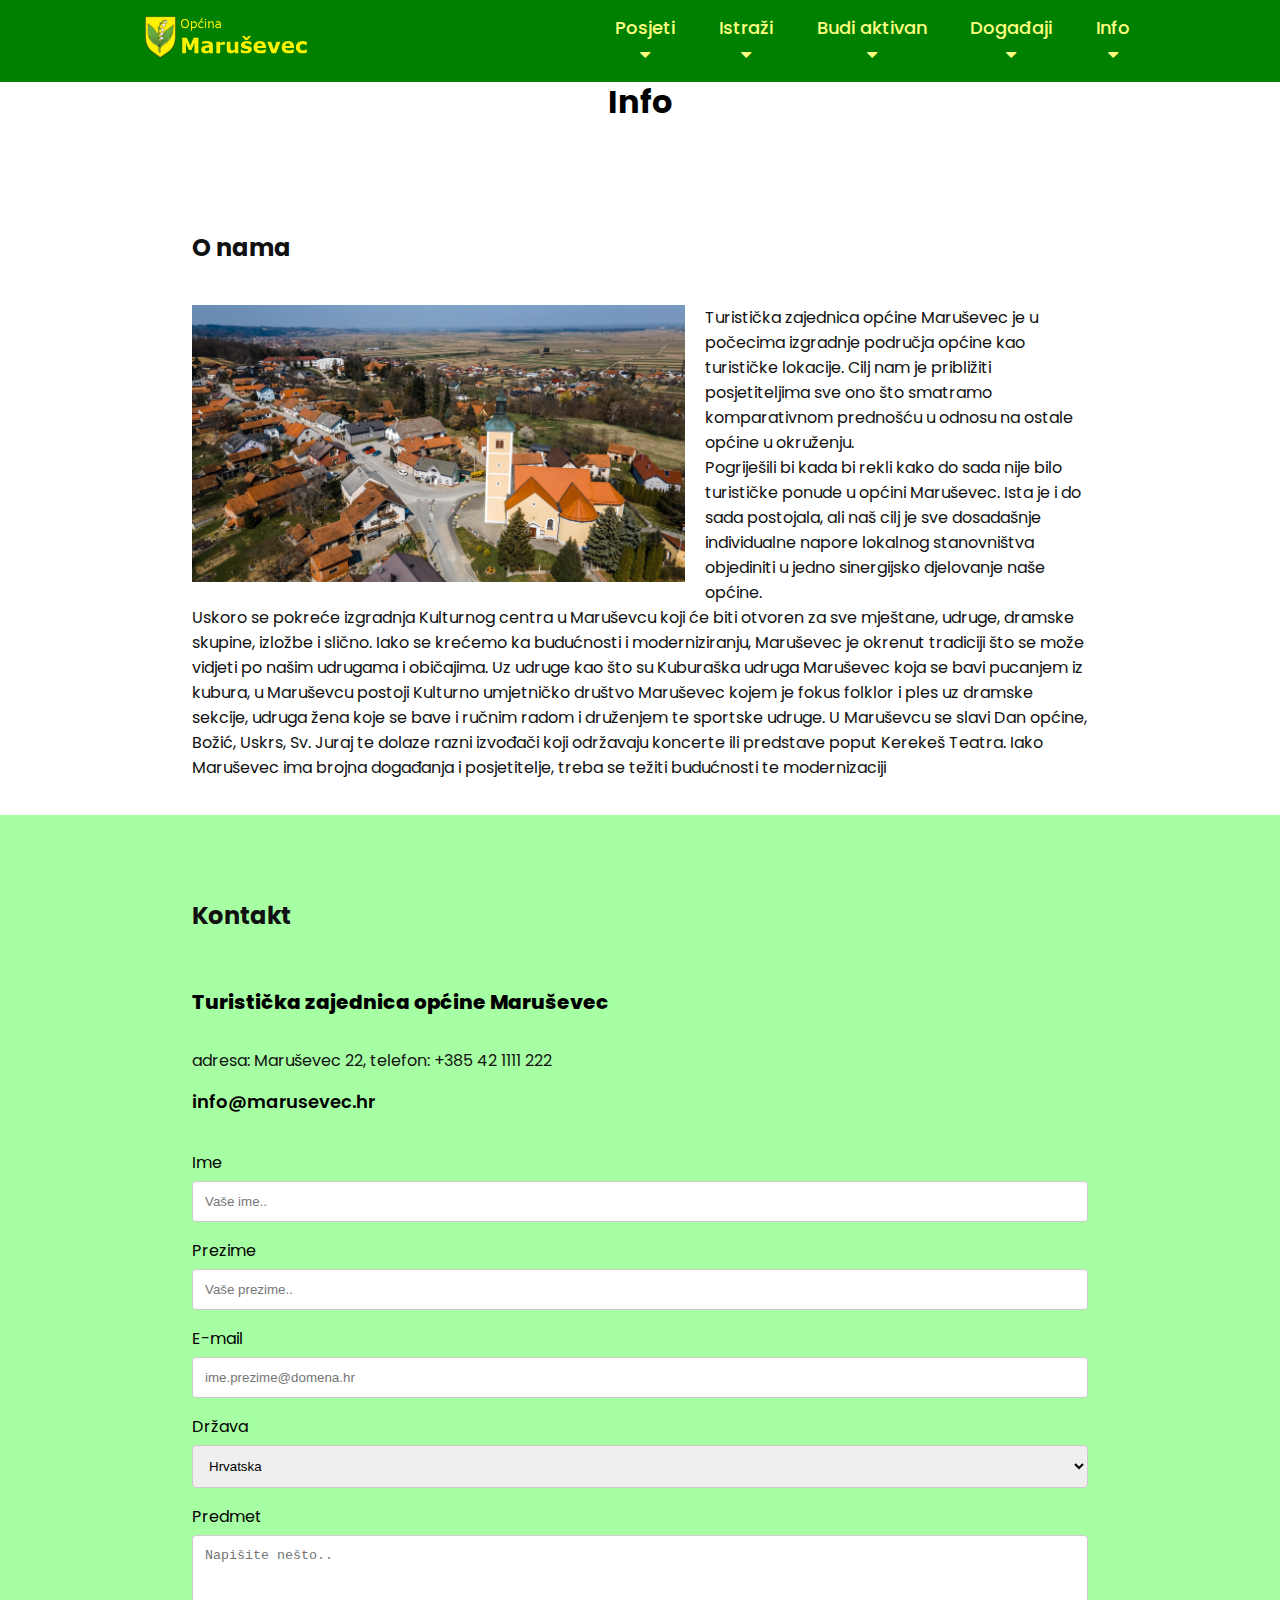
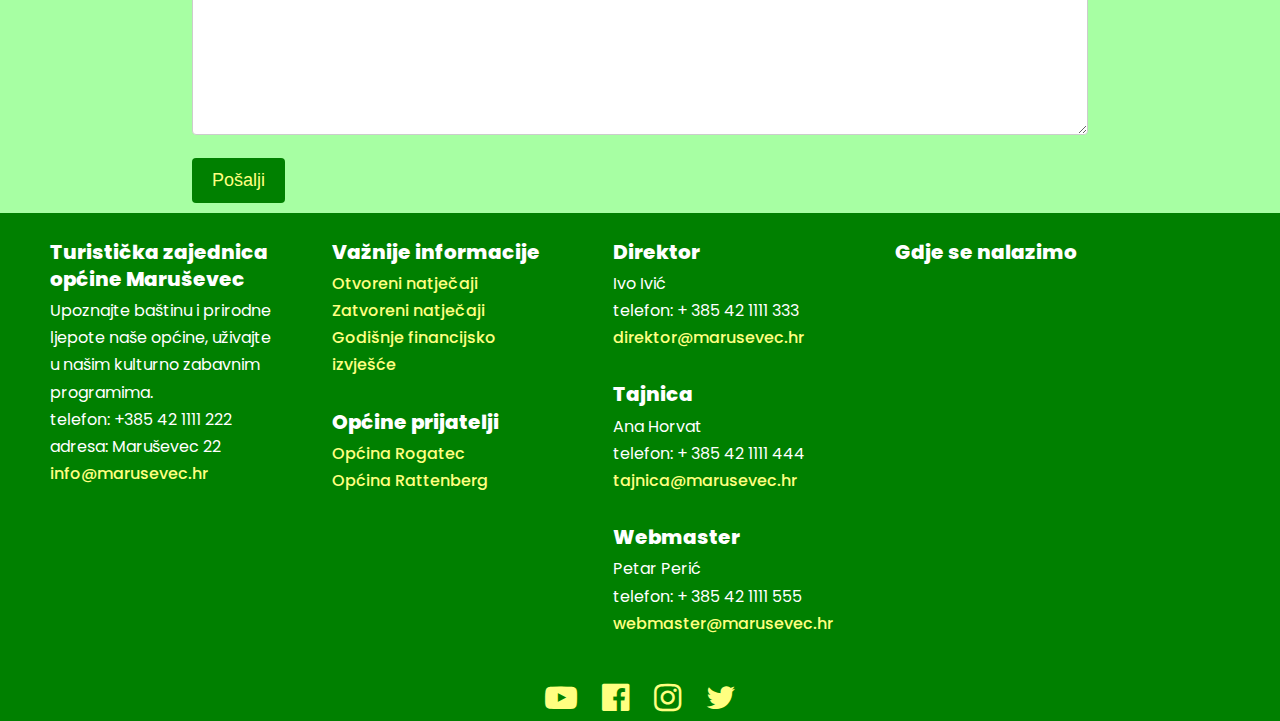
<file: info.html>
<!DOCTYPE html>
<html lang="hr">
  <head>
    <meta charset="utf-8" />
    <meta name="viewport" content="width=device-width, initial-scale=1" />
    <meta
      name="description"
      content="Web stranice Turističke zajednice Općine Maruševec"
    />
    <meta name="author" content="Zlatko Pračić, Marijana Fatiga" />
    <meta
      name="keywords"
      content="Maruševec, dvorac, crkva, Pontgratz, biciklijada,"
    />
    <link
      rel="stylesheet"
      href="https://cdnjs.cloudflare.com/ajax/libs/font-awesome/4.7.0/css/font-awesome.min.css"
    />
    <link rel="stylesheet" href="style.css" />
    <link rel="preconnect" href="https://fonts.googleapis.com" />
    <link rel="preconnect" href="https://fonts.gstatic.com" crossorigin />
    <link
      href="https://fonts.googleapis.com/css2?family=Poppins:wght@100;200;300;400;500;600;700&display=swap"
      rel="stylesheet"
    />
    <title>Maruševec - kontakt</title>
  </head>

  <body>
    <!--Naslovna-->
    <header>
      <!--Navigacija-->
      <div class="logo">
        <a href="index.html"
          ><img src="img/Logo.png" alt="Logo općine Maruševec"
        /></a>
      </div>
      <div class="dd-menu">
        <!--dropdown-->
        <div class="dropdown">
          <button class="dropbtn">
            Posjeti
            <i class="fa fa-caret-down"></i>
          </button>
          <div class="dropdown-content">
            <a href="posjeti.html#smjestaj">Smještaj</a>
            <a href="posjeti.html#restorani">Restorani</a>
            <a href="posjeti.html#informacije">Korisne informacije</a>
          </div>
        </div>

        <div class="dropdown">
          <button class="dropbtn">
            Istraži
            <i class="fa fa-caret-down"></i>
          </button>
          <div class="dropdown-content">
            <a href="istrazi.html#dvorac">Dvorac</a>
            <a href="istrazi.html#crkva">Crkva</a>
            <a href="istrazi.html#opcina">Općina</a>
            <a href="istrazi.html#skola">Osnovna škola</a>
          </div>
        </div>
        <div class="dropdown">
          <button class="dropbtn">
            Budi aktivan
            <i class="fa fa-caret-down"></i>
          </button>
          <div class="dropdown-content">
            <a href="aktivan.html#biciklo">Biciklističke staze</a>
            <a href="aktivan.html#kubura">Kuburaška udruga</a>
            <a href="aktivan.html#zene">Udruga žena</a>
          </div>
        </div>

        <div class="dropdown">
          <button class="dropbtn">
            Događaji
            <i class="fa fa-caret-down"></i>
          </button>
          <div class="dropdown-content">
            <a href="dogadaji.html#advent">Advent</a>
            <a href="dogadaji.html#ciselska">Čiselska nedela</a>
            <a href="dogadaji.html#opcina">Dan općine</a>
          </div>
        </div>
        <div class="dropdown">
          <button class="dropbtn">
            Info
            <i class="fa fa-caret-down"></i>
          </button>
          <div class="dropdown-content">
            <a href="info.html#nama">O nama</a>
            <a href="info.html#kontakt">Kontakt</a>
          </div>
        </div>
      </div>
      <!--Mobile Nav-->

      <!-- The overlay -->
      <div id="myNav" class="overlay">
        <!-- Button to close the overlay navigation -->
        <a href="javascript:void(0)" class="closebtn" onclick="closeNav()"
          >&times;</a
        >

        <!-- Overlay content -->
        <div class="overlay-content">
          <a href="posjeti.html">Posjeti</a>
          <a href="istrazi.html">Istraži</a>
          <a href="aktivan.html">Budi aktivan</a>
          <a href="dogadaji.html">Događaji</a>
          <a href="info.html">Info</a>
        </div>
      </div>

      <!-- Use any element to open/show the overlay navigation menu -->

      <span
        style="font-size: 25px; cursor: pointer"
        onclick="openNav()"
        class="hamburger"
        >&#9776;</span
      >
    </header>

    <main>
      <div>
        <h1>Info</h1>
      </div>
      <div class="light">
        <h2 id="nama">O nama</h2>
        <p>
          <img
            src="img/marusevec-opcina.jpg"
            width="55%"
            alt="Zračna snimka općine Maruševec"
            style="float: left; margin-right: 20px"
          />
          Turistička zajednica općine Maruševec je u počecima izgradnje područja
          općine kao turističke lokacije. Cilj nam je približiti posjetiteljima
          sve ono što smatramo komparativnom prednošću u odnosu na ostale općine
          u okruženju. <br />
          Pogriješili bi kada bi rekli kako do sada nije bilo turističke ponude
          u općini Maruševec. Ista je i do sada postojala, ali naš cilj je sve
          dosadašnje individualne napore lokalnog stanovništva objediniti u
          jedno sinergijsko djelovanje naše općine.
          <br />
          Uskoro se pokreće izgradnja Kulturnog centra u Maruševcu koji će biti
          otvoren za sve mještane, udruge, dramske skupine, izložbe i slično.
          Iako se krećemo ka budućnosti i moderniziranju, Maruševec je okrenut
          tradiciji što se može vidjeti po našim udrugama i običajima. Uz udruge
          kao što su Kuburaška udruga Maruševec koja se bavi pucanjem iz kubura,
          u Maruševcu postoji Kulturno umjetničko društvo Maruševec kojem je
          fokus folklor i ples uz dramske sekcije, udruga žena koje se bave i
          ručnim radom i druženjem te sportske udruge. U Maruševcu se slavi Dan
          općine, Božić, Uskrs, Sv. Juraj te dolaze razni izvođači koji
          održavaju koncerte ili predstave poput Kerekeš Teatra. Iako Maruševec
          ima brojna događanja i posjetitelje, treba se težiti budućnosti te
          modernizaciji
        </p>
      </div>
      <div class="dark">
        <h2 id="kontakt">Kontakt</h2>
        <br />
        <h3 style="padding: 0px 15%; color: black">
          Turistička zajednica općine Maruševec
        </h3>
        <p>adresa: Maruševec 22, telefon: +385 42 1111 222</p>
        <a style="padding: 0px 15%" href="mailto:info@marusevec.hr"
          >info@marusevec.hr</a
        >
        <br />
        <br />
        <div class="container">
          <form>
            <label for="fname">Ime</label>
            <input
              type="text"
              id="fname"
              name="firstname"
              placeholder="Vaše ime.."
            />

            <label for="lname">Prezime</label>
            <input
              type="text"
              id="lname"
              name="lastname"
              placeholder="Vaše prezime.."
            />

            <label for="email">E-mail</label>
            <input
              type="text"
              id="lname"
              name="lastname"
              placeholder="ime.prezime@domena.hr"
            />

            <label for="country">Država</label>
            <select id="country" name="country">
              <option value="hrvatska">Hrvatska</option>
              <option value="Slovenija">Slovenija</option>
              <option value="Mađarska">Mađarska</option>
            </select>

            <label for="subject">Predmet</label>
            <textarea
              id="subject"
              name="subject"
              placeholder="Napišite nešto.."
              style="height: 200px"
            ></textarea>

            <input type="submit" value="Pošalji" />
          </form>
        </div>
      </div>
    </main>

    <footer>
      <div class="four-column">
        <ul>
          <li>
            <h3>Turistička zajednica općine Maruševec</h3>
          </li>
          <li>
            Upoznajte baštinu i prirodne ljepote naše općine, uživajte u našim
            kulturno zabavnim programima.
          </li>
          <li>telefon: +385 42 1111 222</li>
          <li>adresa: Maruševec 22</li>
          <li><a href="mailto:info@marusevec.hr">info@marusevec.hr</a></li>
        </ul>
      </div>
      <div class="four-column">
        <ul>
          <li><h3>Važnije informacije</h3></li>
          <li><a href="#">Otvoreni natječaji</a></li>
          <li><a href="#">Zatvoreni natječaji</a></li>
          <li><a href="#">Godišnje financijsko izvješće</a></li>
        </ul>
        <ul>
          <li><h3>Općine prijatelji</h3></li>
          <li>
            <a href="https://www.rogatec.si/" target="_blank">Općina Rogatec</a>
          </li>
          <li>
            <a href="https://www.rattenberg.at/" target="_blank"
              >Općina Rattenberg</a
            >
          </li>
        </ul>
      </div>
      <div class="four-column">
        <ul>
          <li><h3>Direktor</h3></li>
          <li>Ivo Ivić</li>
          <li>telefon: + 385 42 1111 333</li>
          <li>
            <a href="mailto:direktor@marusevec.hr">direktor@marusevec.hr</a>
          </li>
        </ul>
        <ul>
          <li><h3>Tajnica</h3></li>
          <li>Ana Horvat</li>
          <li>telefon: + 385 42 1111 444</li>
          <li>
            <a href="mailto:tajnica@marusevec.hr">tajnica@marusevec.hr</a>
          </li>
        </ul>
        <ul>
          <li><h3>Webmaster</h3></li>
          <li>Petar Perić</li>
          <li>telefon: + 385 42 1111 555</li>
          <li>
            <a href="mailto:webmaster@marusevec.hr">webmaster@marusevec.hr</a>
          </li>
        </ul>
      </div>
      <div class="four-column">
        <ul>
          <li><h3>Gdje se nalazimo</h3></li>
        </ul>
        <p class="map">
          <iframe
            src="https://www.google.com/maps/embed?pb=!1m18!1m12!1m3!1d22062.607313599932!2d16.16399135485173!3d46.27356382758547!2m3!1f0!2f0!3f0!3m2!1i1024!2i768!4f13.1!3m3!1m2!1s0x4765f8a63416bf2f%3A0x2b29be61d26ea60!2s42243%2C%20Maru%C5%A1evec!5e0!3m2!1sen!2shr!4v1642176733484!5m2!1sen!2shr"
            width="300"
            height="300"
            style="border: 0"
            allowfullscreen=""
            loading="lazy"
          ></iframe>
        </p>
      </div>
    </footer>

    <div class="social-network">
      <a
        href="https://www.youtube.com/channel/UC1gkZQBr_0aXL4TyS8fZpIg/featured"
        target="_blank"
        ><i class="fa fa-youtube-play fa-2x"></i
      ></a>
      <a href="#"><i class="fa fa-facebook-official fa-2x"></i></a>
      <a href="#"><i class="fa fa-instagram fa-2x"></i></a>
      <a href="#"><i class="fa fa-twitter fa-2x"></i></a>
    </div>

    <script>
      function openNav() {
        document.getElementById("myNav").style.width = "100%";
      }

      function closeNav() {
        document.getElementById("myNav").style.width = "0%";
      }
    </script>
  </body>
</html>
</file>
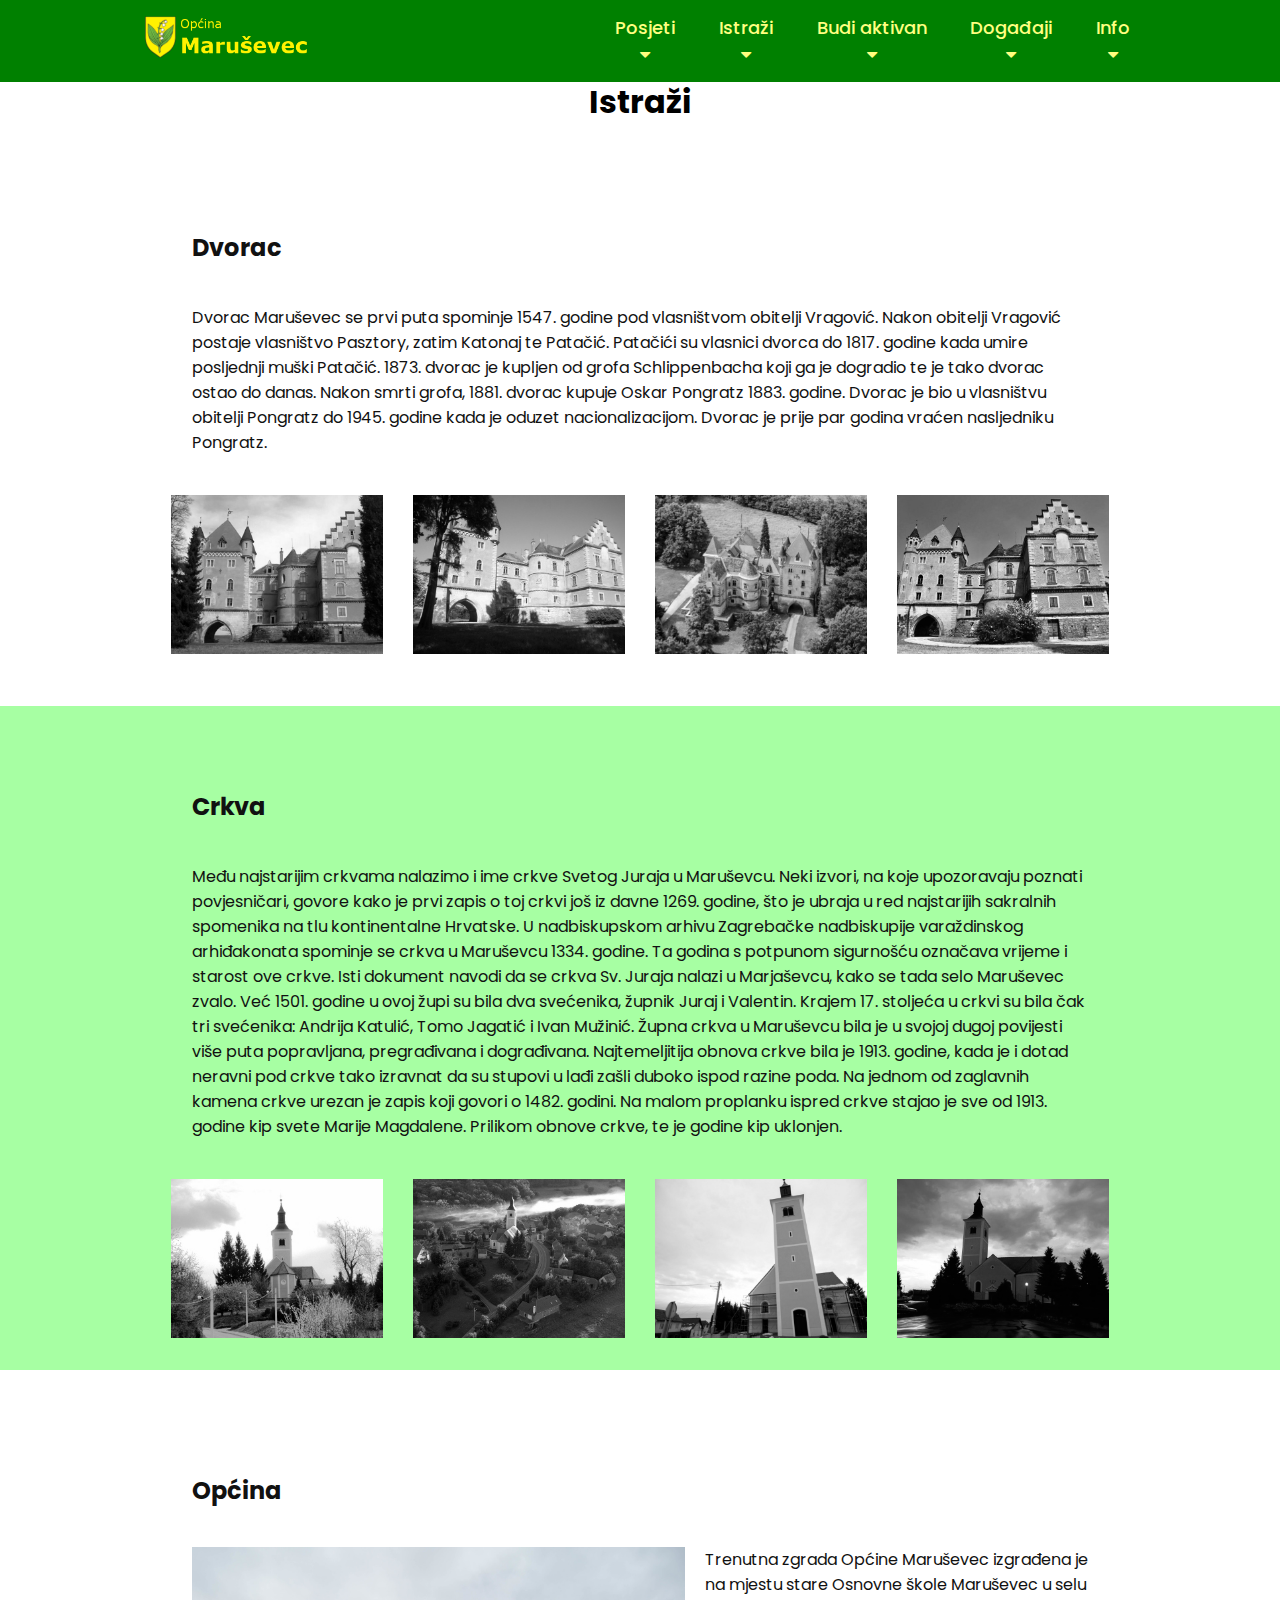
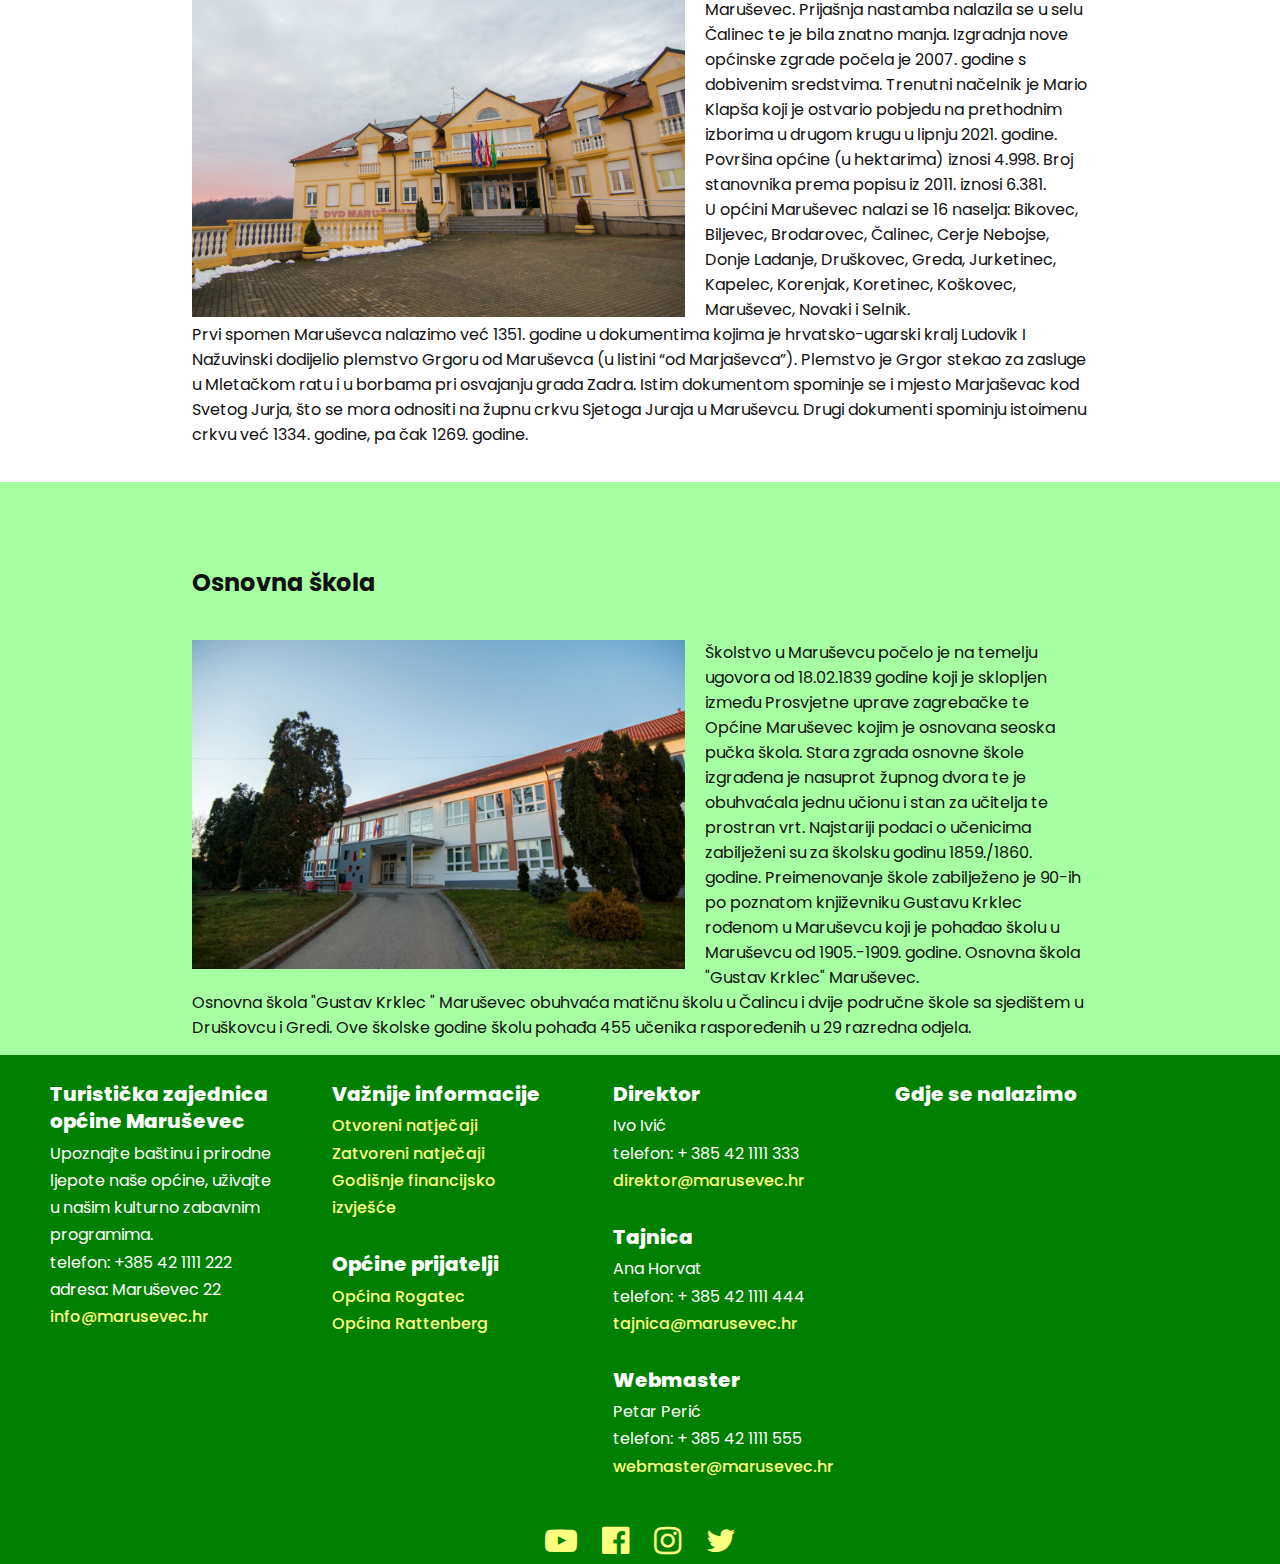
<file: istrazi.html>
<!DOCTYPE html>
<html lang="hr">
  <head>
    <meta charset="utf-8" />
    <meta name="viewport" content="width=device-width, initial-scale=1" />
    <meta
      name="description"
      content="Web stranice Turističke zajednice Općine Maruševec"
    />
    <meta name="author" content="Zlatko Pračić, Marijana Fatiga" />
    <meta
      name="keywords"
      content="Maruševec, dvorac, crkva, Pontgratz, biciklijada,"
    />
    <link
      rel="stylesheet"
      href="https://cdnjs.cloudflare.com/ajax/libs/font-awesome/4.7.0/css/font-awesome.min.css"
    />
    <link rel="stylesheet" href="style.css" />
    <link rel="stylesheet" href="lightbox.min.css" />
    <script type="text/javascript" src="lightbox-plus-jquery.min.js"></script>
    <link rel="preconnect" href="https://fonts.googleapis.com" />
    <link rel="preconnect" href="https://fonts.gstatic.com" crossorigin />
    <link
      href="https://fonts.googleapis.com/css2?family=Poppins:wght@100;200;300;400;500;600;700&display=swap"
      rel="stylesheet"
    />
    <title>Istraži Maruševec</title>
  </head>

  <body>
    <!--Naslovna-->
    <header>
      <!--Navigacija-->
      <div class="logo">
        <a href="index.html"
          ><img src="img/Logo.png" alt="Logo općine Maruševec"
        /></a>
      </div>
      <div class="dd-menu">
        <!--dropdown-->
        <div class="dropdown">
          <button class="dropbtn">
            Posjeti
            <i class="fa fa-caret-down"></i>
          </button>
          <div class="dropdown-content">
            <a href="posjeti.html#smjestaj">Smještaj</a>
            <a href="posjeti.html#restorani">Restorani</a>
            <a href="posjeti.html#informacije">Korisne informacije</a>
          </div>
        </div>

        <div class="dropdown">
          <button class="dropbtn">
            Istraži
            <i class="fa fa-caret-down"></i>
          </button>
          <div class="dropdown-content">
            <a href="istrazi.html#dvorac">Dvorac</a>
            <a href="istrazi.html#crkva">Crkva</a>
            <a href="istrazi.html#opcina">Općina</a>
            <a href="istrazi.html#skola">Osnovna škola</a>
          </div>
        </div>
        <div class="dropdown">
          <button class="dropbtn">
            Budi aktivan
            <i class="fa fa-caret-down"></i>
          </button>
          <div class="dropdown-content">
            <a href="aktivan.html#biciklo">Biciklističke staze</a>
            <a href="aktivan.html#kubura">Kuburaška udruga</a>
            <a href="aktivan.html#zene">Udruga žena</a>
          </div>
        </div>

        <div class="dropdown">
          <button class="dropbtn">
            Događaji
            <i class="fa fa-caret-down"></i>
          </button>
          <div class="dropdown-content">
            <a href="dogadaji.html#advent">Advent</a>
            <a href="dogadaji.html#ciselska">Čiselska nedela</a>
            <a href="dogadaji.html#opcina">Dan općine</a>
          </div>
        </div>
        <div class="dropdown">
          <button class="dropbtn">
            Info
            <i class="fa fa-caret-down"></i>
          </button>
          <div class="dropdown-content">
            <a href="info.html#nama">O nama</a>
            <a href="info.html#kontakt">Kontakt</a>
          </div>
        </div>
      </div>
      <!--Mobile Nav-->

      <!-- The overlay -->
      <div id="myNav" class="overlay">
        <!-- Button to close the overlay navigation -->
        <a href="javascript:void(0)" class="closebtn" onclick="closeNav()"
          >&times;</a
        >

        <!-- Overlay content -->
        <div class="overlay-content">
          <a href="posjeti.html">Posjeti</a>
          <a href="istrazi.html">Istraži</a>
          <a href="aktivan.html">Budi aktivan</a>
          <a href="dogadaji.html">Događaji</a>
          <a href="info.html">Info</a>
        </div>
      </div>

      <!-- Use any element to open/show the overlay navigation menu -->

      <span
        style="font-size: 25px; cursor: pointer"
        onclick="openNav()"
        class="hamburger"
        >&#9776;</span
      >
    </header>
    <main>
      <h1>Istraži</h1>
      <div class="light">
        <h2 id="dvorac">Dvorac</h2>
        <p>
          Dvorac Maruševec se prvi puta spominje 1547. godine pod vlasništvom
          obitelji Vragović. Nakon obitelji Vragović postaje vlasništvo
          Pasztory, zatim Katonaj te Patačić. Patačići su vlasnici dvorca do
          1817. godine kada umire posljednji muški Patačić. 1873. dvorac je
          kupljen od grofa Schlippenbacha koji ga je dogradio te je tako dvorac
          ostao do danas. Nakon smrti grofa, 1881. dvorac kupuje Oskar Pongratz
          1883. godine. Dvorac je bio u vlasništvu obitelji Pongratz do 1945.
          godine kada je oduzet nacionalizacijom. Dvorac je prije par godina
          vraćen nasljedniku Pongratz.
        </p>
        <div class="gallery">
          <a
            href="img/dvorac/dvorac1.jpg"
            data-lightbox="gallery_dvorac"
            data-title="Dvorac Maruševec - Pongratz 1"
            ><img src="img/dvorac/dvorac1(320x240).jpg" alt="Dvorac Pongratz"
          /></a>
          <a
            href="img/dvorac/dvorac2.jpg"
            data-lightbox="gallery_dvorac"
            data-title="Dvorac Maruševec - Pongratz 2"
            ><img src="img/dvorac/dvorac2(320x240).jpg" alt="Dvorac Pongratz"
          /></a>
          <a
            href="img/dvorac/dvorac3.jpg"
            data-lightbox="gallery_dvorac"
            data-title="Dvorac Maruševec - Pongratz 3"
            ><img
              src="img/dvorac/dvorac3(320x240).jpg"
              alt="Dvorac Pongratz, snimka iz zraka"
          /></a>
          <a
            href="img/dvorac/dvorac4.jpg"
            data-lightbox="gallery_dvorac"
            data-title="Dvorac Maruševec - Pongratz 4"
            ><img src="img/dvorac/dvorac4(320x240).jpg" alt="Dvorac Pongratz"
          /></a>
        </div>
      </div>
      <div class="dark">
        <h2 id="crkva">Crkva</h2>
        <p>
          Među najstarijim crkvama nalazimo i ime crkve Svetog Juraja u
          Maruševcu. Neki izvori, na koje upozoravaju poznati povjesničari,
          govore kako je prvi zapis o toj crkvi još iz davne 1269. godine, što
          je ubraja u red najstarijih sakralnih spomenika na tlu kontinentalne
          Hrvatske. U nadbiskupskom arhivu Zagrebačke nadbiskupije varaždinskog
          arhiđakonata spominje se crkva u Maruševcu 1334. godine. Ta godina s
          potpunom sigurnošću označava vrijeme i starost ove crkve. Isti
          dokument navodi da se crkva Sv. Juraja nalazi u Marjaševcu, kako se
          tada selo Maruševec zvalo. Već 1501. godine u ovoj župi su bila dva
          svećenika, župnik Juraj i Valentin. Krajem 17. stoljeća u crkvi su
          bila čak tri svećenika: Andrija Katulić, Tomo Jagatić i Ivan Mužinić.
          Župna crkva u Maruševcu bila je u svojoj dugoj povijesti više puta
          popravljana, pregrađivana i dograđivana. Najtemeljitija obnova crkve
          bila je 1913. godine, kada je i dotad neravni pod crkve tako izravnat
          da su stupovi u lađi zašli duboko ispod razine poda. Na jednom od
          zaglavnih kamena crkve urezan je zapis koji govori o 1482. godini. Na
          malom proplanku ispred crkve stajao je sve od 1913. godine kip svete
          Marije Magdalene. Prilikom obnove crkve, te je godine kip uklonjen.
        </p>
        <div class="gallery">
          <a
            href="img/crkva/crkva1.jpg"
            data-lightbox="gallery_crkva"
            data-title="Crkva Sv. Juraj 1"
            ><img
              src="img/crkva/crkva1(320x240).jpg"
              alt="Crkva Sv. Juraja u proljeće"
          /></a>
          <a
            href="img/crkva/crkva2.jpg"
            data-lightbox="gallery_crkva"
            data-title="Crkva Sv. Juraj 2"
            ><img
              src="img/crkva/crkva2(320x240).jpg"
              alt="Crkva Sv. Juraja, snimka iz zraka"
          /></a>
          <a
            href="img/crkva/crkva3.jpg"
            data-lightbox="gallery_crkva"
            data-title="Crkva Sv. Juraj 3"
            ><img src="img/crkva/crkva3(320x240).jpg" alt="Crkva Sv. Juraja"
          /></a>
          <a
            href="img/crkva/crkva4.jpg"
            data-lightbox="gallery_crkva"
            data-title="Crkva Sv. Juraj 4"
            ><img
              src="img/crkva/crkva4(320x240).jpg"
              alt="Crkva Sv. Juraja u sumrak"
          /></a>
        </div>
      </div>
      <div class="light">
        <h2 id="opcina">Općina</h2>
        <p>
          <img
            src="img/opcina/opcina1.jpg"
            width="55%"
            alt="Zgrada općine Maruševec"
            style="float: left; margin-right: 20px"
          />
          Trenutna zgrada Općine Maruševec izgrađena je na mjestu stare Osnovne
          škole Maruševec u selu Maruševec. Prijašnja nastamba nalazila se u
          selu Čalinec te je bila znatno manja. Izgradnja nove općinske zgrade
          počela je 2007. godine s dobivenim sredstvima. Trenutni načelnik je
          Mario Klapša koji je ostvario pobjedu na prethodnim izborima u drugom
          krugu u lipnju 2021. godine.
          <br />
          Površina općine (u hektarima) iznosi 4.998. Broj stanovnika prema
          popisu iz 2011. iznosi 6.381.
          <br />
          U općini Maruševec nalazi se 16 naselja: Bikovec, Biljevec,
          Brodarovec, Čalinec, Cerje Nebojse, Donje Ladanje, Druškovec, Greda,
          Jurketinec, Kapelec, Korenjak, Koretinec, Koškovec, Maruševec, Novaki
          i Selnik.
          <br />
          Prvi spomen Maruševca nalazimo već 1351. godine u dokumentima kojima
          je hrvatsko-ugarski kralj Ludovik I Nažuvinski dodijelio plemstvo
          Grgoru od Maruševca (u listini “od Marjaševca”). Plemstvo je Grgor
          stekao za zasluge u Mletačkom ratu i u borbama pri osvajanju grada
          Zadra. Istim dokumentom spominje se i mjesto Marjaševac kod Svetog
          Jurja, što se mora odnositi na župnu crkvu Sjetoga Juraja u Maruševcu.
          Drugi dokumenti spominju istoimenu crkvu već 1334. godine, pa čak
          1269. godine.
        </p>
      </div>
      <div class="dark">
        <h2 id="skola">Osnovna škola</h2>
        <p>
          <img
            src="img/skola/skola1.jpg"
            width="55%"
            alt="Osnovna škola
          Maruševec"
            style="float: left; margin-right: 20px"
          />
          Školstvo u Maruševcu počelo je na temelju ugovora od 18.02.1839 godine
          koji je sklopljen između Prosvjetne uprave zagrebačke te Općine
          Maruševec kojim je osnovana seoska pučka škola. Stara zgrada osnovne
          škole izgrađena je nasuprot župnog dvora te je obuhvaćala jednu učionu
          i stan za učitelja te prostran vrt. Najstariji podaci o učenicima
          zabilježeni su za školsku godinu 1859./1860. godine. Preimenovanje
          škole zabilježeno je 90-ih po poznatom književniku Gustavu Krklec
          rođenom u Maruševcu koji je pohađao školu u Maruševcu od 1905.-1909.
          godine. Osnovna škola "Gustav Krklec" Maruševec.
          <br />
          Osnovna škola "Gustav Krklec " Maruševec obuhvaća matičnu školu u
          Čalincu i dvije područne škole sa sjedištem u Druškovcu i Gredi. Ove
          školske godine školu pohađa 455 učenika raspoređenih u 29 razredna
          odjela.
        </p>
      </div>
    </main>

    <footer>
      <div class="four-column">
        <ul>
          <li>
            <h3>Turistička zajednica općine Maruševec</h3>
          </li>
          <li>
            Upoznajte baštinu i prirodne ljepote naše općine, uživajte u našim
            kulturno zabavnim programima.
          </li>
          <li>telefon: +385 42 1111 222</li>
          <li>adresa: Maruševec 22</li>
          <li><a href="mailto:info@marusevec.hr">info@marusevec.hr</a></li>
        </ul>
      </div>
      <div class="four-column">
        <ul>
          <li><h3>Važnije informacije</h3></li>
          <li><a href="#">Otvoreni natječaji</a></li>
          <li><a href="#">Zatvoreni natječaji</a></li>
          <li><a href="#">Godišnje financijsko izvješće</a></li>
        </ul>
        <ul>
          <li><h3>Općine prijatelji</h3></li>
          <li>
            <a href="https://www.rogatec.si/" target="_blank">Općina Rogatec</a>
          </li>
          <li>
            <a href="https://www.rattenberg.at/" target="_blank"
              >Općina Rattenberg</a
            >
          </li>
        </ul>
      </div>
      <div class="four-column">
        <ul>
          <li><h3>Direktor</h3></li>
          <li>Ivo Ivić</li>
          <li>telefon: + 385 42 1111 333</li>
          <li>
            <a href="mailto:direktor@marusevec.hr">direktor@marusevec.hr</a>
          </li>
        </ul>
        <ul>
          <li><h3>Tajnica</h3></li>
          <li>Ana Horvat</li>
          <li>telefon: + 385 42 1111 444</li>
          <li>
            <a href="mailto:tajnica@marusevec.hr">tajnica@marusevec.hr</a>
          </li>
        </ul>
        <ul>
          <li><h3>Webmaster</h3></li>
          <li>Petar Perić</li>
          <li>telefon: + 385 42 1111 555</li>
          <li>
            <a href="mailto:webmaster@marusevec.hr">webmaster@marusevec.hr</a>
          </li>
        </ul>
      </div>
      <div class="four-column">
        <ul>
          <li><h3>Gdje se nalazimo</h3></li>
        </ul>
        <p class="map">
          <iframe
            src="https://www.google.com/maps/embed?pb=!1m18!1m12!1m3!1d22062.607313599932!2d16.16399135485173!3d46.27356382758547!2m3!1f0!2f0!3f0!3m2!1i1024!2i768!4f13.1!3m3!1m2!1s0x4765f8a63416bf2f%3A0x2b29be61d26ea60!2s42243%2C%20Maru%C5%A1evec!5e0!3m2!1sen!2shr!4v1642176733484!5m2!1sen!2shr"
            width="300"
            height="300"
            style="border: 0"
            allowfullscreen=""
            loading="lazy"
          ></iframe>
        </p>
      </div>
    </footer>

    <div class="social-network">
      <a
        href="https://www.youtube.com/channel/UC1gkZQBr_0aXL4TyS8fZpIg/featured"
        target="_blank"
        ><i class="fa fa-youtube-play fa-2x"></i
      ></a>
      <a href="#"><i class="fa fa-facebook-official fa-2x"></i></a>
      <a href="#"><i class="fa fa-instagram fa-2x"></i></a>
      <a href="#"><i class="fa fa-twitter fa-2x"></i></a>
    </div>

    <script>
      function openNav() {
        document.getElementById("myNav").style.width = "100%";
      }

      function closeNav() {
        document.getElementById("myNav").style.width = "0%";
      }
    </script>
  </body>
</html>
</file>
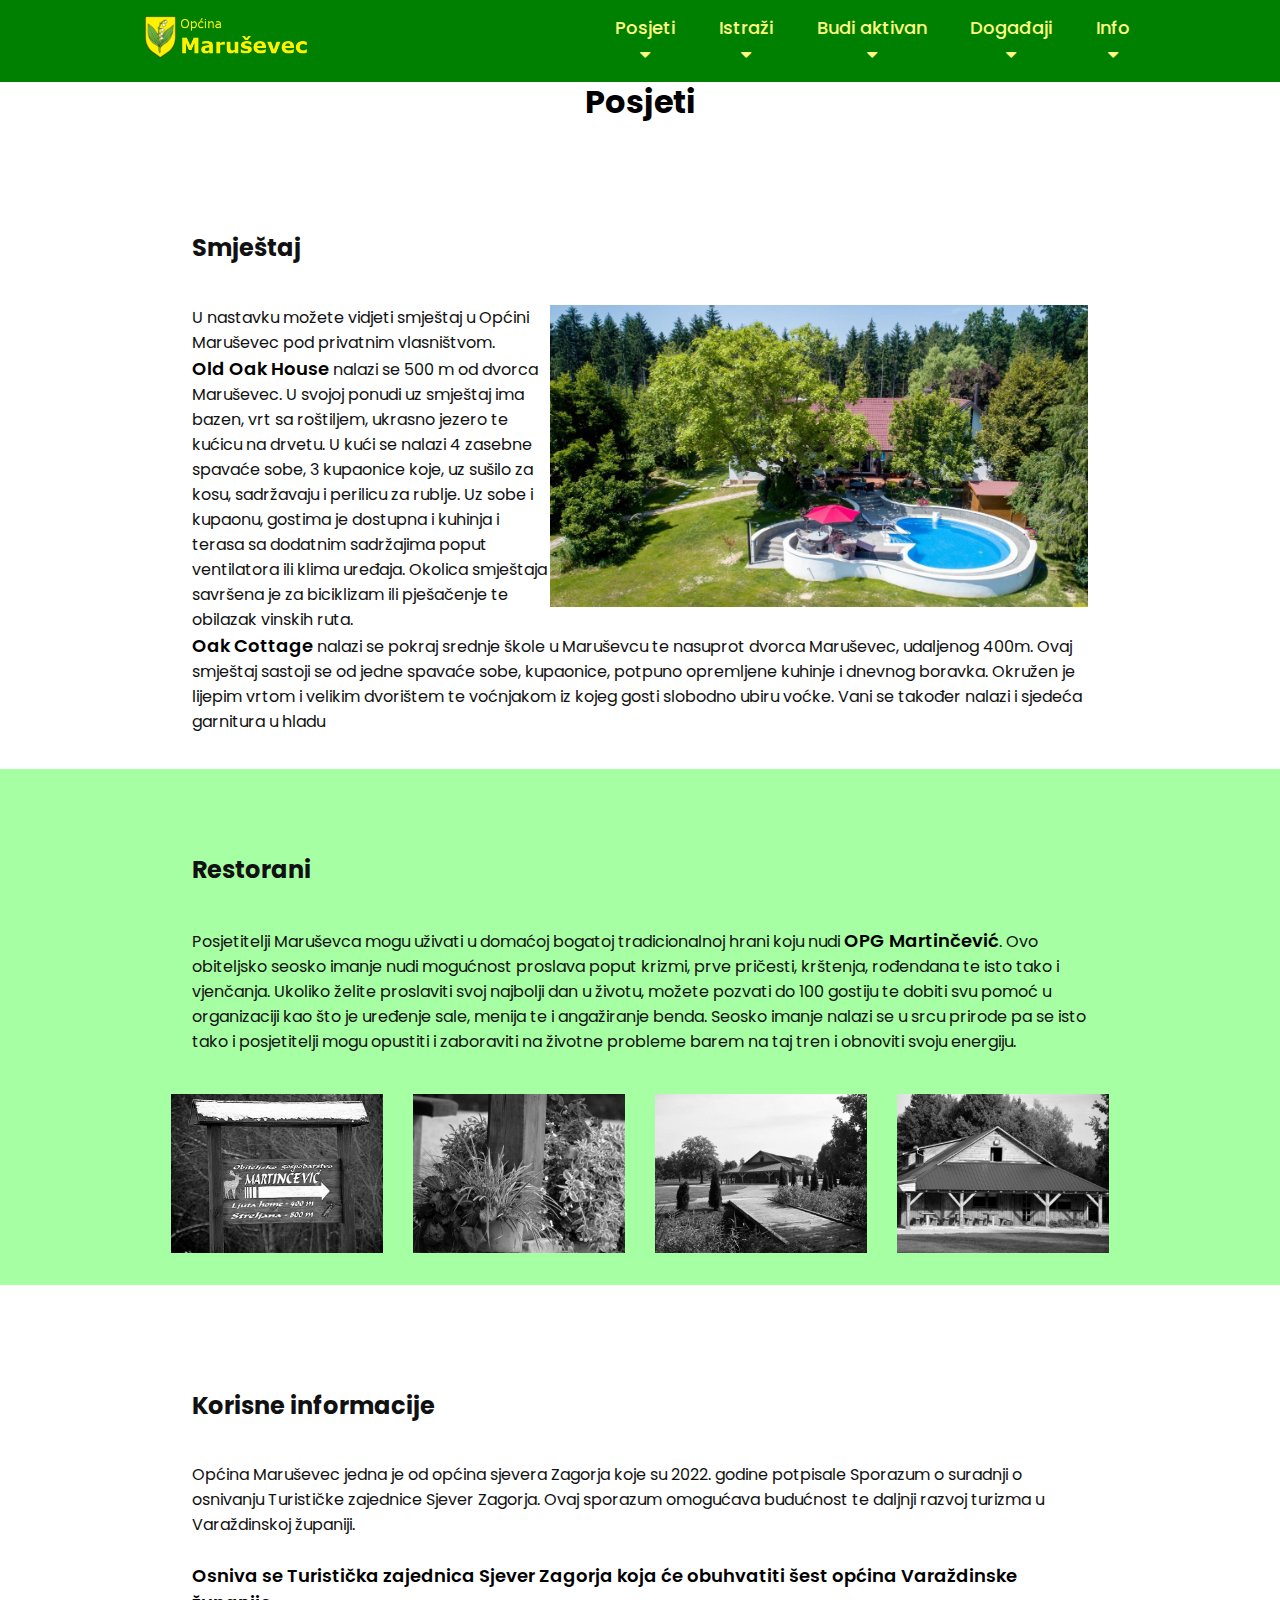
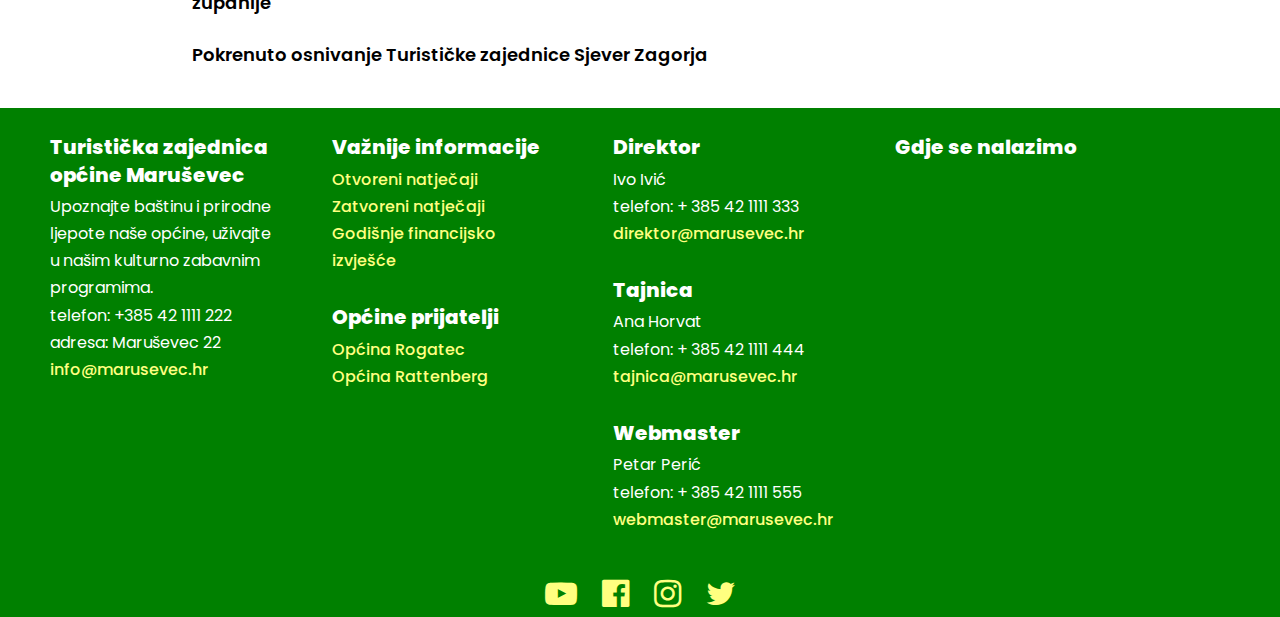
<file: posjeti.html>
<!DOCTYPE html>
<html lang="hr">
  <head>
    <meta charset="utf-8" />
    <meta name="viewport" content="width=device-width, initial-scale=1" />
    <meta
      name="description"
      content="Web stranice Turističke zajednice Općine Maruševec"
    />
    <meta name="author" content="Zlatko Pračić, Marijana Fatiga" />
    <meta
      name="keywords"
      content="Maruševec, dvorac, crkva, Pontgratz, biciklijada,"
    />
    <link
      rel="stylesheet"
      href="https://cdnjs.cloudflare.com/ajax/libs/font-awesome/4.7.0/css/font-awesome.min.css"
    />
    <link rel="stylesheet" href="style.css" />
    <link rel="stylesheet" href="lightbox.min.css" />
    <script type="text/javascript" src="lightbox-plus-jquery.min.js"></script>
    <link rel="preconnect" href="https://fonts.googleapis.com" />
    <link rel="preconnect" href="https://fonts.gstatic.com" crossorigin />
    <link
      href="https://fonts.googleapis.com/css2?family=Poppins:wght@100;200;300;400;500;600;700&display=swap"
      rel="stylesheet"
    />
    <title>Posjeti u Maruševcu</title>
  </head>

  <body>
    <!--Naslovna-->
    <header>
      <!--Navigacija-->
      <div class="logo">
        <a href="index.html"
          ><img src="img/Logo.png" alt="Logo općine Maruševec"
        /></a>
      </div>
      <div class="dd-menu">
        <!--dropdown-->
        <div class="dropdown">
          <button class="dropbtn">
            Posjeti
            <i class="fa fa-caret-down"></i>
          </button>
          <div class="dropdown-content">
            <a href="posjeti.html#smjestaj">Smještaj</a>
            <a href="posjeti.html#restorani">Restorani</a>
            <a href="posjeti.html#informacije">Korisne informacije</a>
          </div>
        </div>

        <div class="dropdown">
          <button class="dropbtn">
            Istraži
            <i class="fa fa-caret-down"></i>
          </button>
          <div class="dropdown-content">
            <a href="istrazi.html#dvorac">Dvorac</a>
            <a href="istrazi.html#crkva">Crkva</a>
            <a href="istrazi.html#opcina">Općina</a>
            <a href="istrazi.html#skola">Osnovna škola</a>
          </div>
        </div>
        <div class="dropdown">
          <button class="dropbtn">
            Budi aktivan
            <i class="fa fa-caret-down"></i>
          </button>
          <div class="dropdown-content">
            <a href="aktivan.html#biciklo">Biciklističke staze</a>
            <a href="aktivan.html#kubura">Kuburaška udruga</a>
            <a href="aktivan.html#zene">Udruga žena</a>
          </div>
        </div>

        <div class="dropdown">
          <button class="dropbtn">
            Događaji
            <i class="fa fa-caret-down"></i>
          </button>
          <div class="dropdown-content">
            <a href="dogadaji.html#advent">Advent</a>
            <a href="dogadaji.html#ciselska">Čiselska nedela</a>
            <a href="dogadaji.html#opcina">Dan općine</a>
          </div>
        </div>
        <div class="dropdown">
          <button class="dropbtn">
            Info
            <i class="fa fa-caret-down"></i>
          </button>
          <div class="dropdown-content">
            <a href="info.html#nama">O nama</a>
            <a href="info.html#kontakt">Kontakt</a>
          </div>
        </div>
      </div>
      <!--Mobile Nav-->

      <!-- The overlay -->
      <div id="myNav" class="overlay">
        <!-- Button to close the overlay navigation -->
        <a href="javascript:void(0)" class="closebtn" onclick="closeNav()"
          >&times;</a
        >

        <!-- Overlay content -->
        <div class="overlay-content">
          <a href="posjeti.html">Posjeti</a>
          <a href="istrazi.html">Istraži</a>
          <a href="aktivan.html">Budi aktivan</a>
          <a href="dogadaji.html">Događaji</a>
          <a href="info.html">Info</a>
        </div>
      </div>

      <!-- Use any element to open/show the overlay navigation menu -->

      <span
        style="font-size: 25px; cursor: pointer"
        onclick="openNav()"
        class="hamburger"
        >&#9776;</span
      >
    </header>

    <main>
      <h1>Posjeti</h1>
      <div class="light">
        <h2 id="smjestaj">Smještaj</h2>
        <p>
          <img
            src="img/smjestaj/smjestaj1.jpg"
            width="60%"
            alt="Old Oak House"
            style="float: right"
          />
          U nastavku možete vidjeti smještaj u Općini Maruševec pod privatnim
          vlasništvom. <br />
          <a href="http://oldoak.house/" target="_blank">Old Oak House</a>
          nalazi se 500 m od dvorca Maruševec. U svojoj ponudi uz smještaj ima
          bazen, vrt sa roštiljem, ukrasno jezero te kućicu na drvetu. U kući se
          nalazi 4 zasebne spavaće sobe, 3 kupaonice koje, uz sušilo za kosu,
          sadržavaju i perilicu za rublje. Uz sobe i kupaonu, gostima je
          dostupna i kuhinja i terasa sa dodatnim sadržajima poput ventilatora
          ili klima uređaja. Okolica smještaja savršena je za biciklizam ili
          pješačenje te obilazak vinskih ruta. <br />
          <a
            href="https://myvarazdinholiday.com/home/oak-cottage-apartman-matak/"
            target="_blank"
            >Oak Cottage</a
          >
          nalazi se pokraj srednje škole u Maruševcu te nasuprot dvorca
          Maruševec, udaljenog 400m. Ovaj smještaj sastoji se od jedne spavaće
          sobe, kupaonice, potpuno opremljene kuhinje i dnevnog boravka. Okružen
          je lijepim vrtom i velikim dvorištem te voćnjakom iz kojeg gosti
          slobodno ubiru voćke. Vani se također nalazi i sjedeća garnitura u
          hladu
        </p>
      </div>
      <div class="dark">
        <h2 id="restorani">Restorani</h2>
        <p>
          Posjetitelji Maruševca mogu uživati u domaćoj bogatoj tradicionalnoj
          hrani koju nudi
          <a href="https://www.martincevic.hr/hr/" target="_blank"
            >OPG Martinčević</a
          >. Ovo obiteljsko seosko imanje nudi mogućnost proslava poput krizmi,
          prve pričesti, krštenja, rođendana te isto tako i vjenčanja. Ukoliko
          želite proslaviti svoj najbolji dan u životu, možete pozvati do 100
          gostiju te dobiti svu pomoć u organizaciji kao što je uređenje sale,
          menija te i angažiranje benda. Seosko imanje nalazi se u srcu prirode
          pa se isto tako i posjetitelji mogu opustiti i zaboraviti na životne
          probleme barem na taj tren i obnoviti svoju energiju.
        </p>
        <div class="gallery">
          <a
            href="img/restoran/opg1.JPG"
            data-lightbox="gallery_restoran"
            data-title="Restoran OPG Martinčević 1"
            ><img
              src="img/restoran/opg1(320x240).jpg"
              alt="znak za OPG Martinčević"
          /></a>
          <a
            href="img/restoran/opg2.JPG"
            data-lightbox="gallery_restoran"
            data-title="Restoran OPG Martinčević 2"
            ><img
              src="img/restoran/opg2(320x240).jpg"
              alt="vrt OPG Martinčević"
          /></a>
          <a
            href="img/restoran/opg3.jpg"
            data-lightbox="gallery_restoran"
            data-title="Restoran OPG Martinčević 3"
            ><img
              src="img/restoran/opg3(320x240).jpg"
              alt="dvorište OPG Martinčević"
          /></a>
          <a
            href="img/restoran/opg4.JPG"
            data-lightbox="gallery_restoran"
            data-title="Restoran OPG Martinčević 4"
            ><img
              src="img/restoran/opg4(320x240).jpg"
              alt="objekt OPG Martinčević"
          /></a>
        </div>
      </div>
      <div class="light">
        <h2 id="informacije">Korisne informacije</h2>
        <p>
          Općina Maruševec jedna je od općina sjevera Zagorja koje su 2022.
          godine potpisale Sporazum o suradnji o osnivanju Turističke zajednice
          Sjever Zagorja. Ovaj sporazum omogućava budućnost te daljnji razvoj
          turizma u Varaždinskoj županiji. <br /><br />
          <a
            href="https://vzaktualno.hr/vazan-kotacic-razvoja-turizma-osniva-se-turisticka-zajednica-sjever-zagorja-koja-ce-obuhvatiti-sest-opcina-varazdinske-zupanije/"
            target="_blank"
            >Osniva se Turistička zajednica Sjever Zagorja koja će obuhvatiti
            šest općina Varaždinske županije</a
          >
          <br /><br />
          <a
            href="https://www.marusevec.hr/en/novosti/novosti-iz-opcine/1318-pokrenuto-osnivanje-turisticke-zajednice-sjever-zagorja"
            target="_blank"
            >Pokrenuto osnivanje Turističke zajednice Sjever Zagorja</a
          >
          <br /><br />
        </p>
      </div>
    </main>

    <footer>
      <div class="four-column">
        <ul>
          <li>
            <h3>Turistička zajednica općine Maruševec</h3>
          </li>
          <li>
            Upoznajte baštinu i prirodne ljepote naše općine, uživajte u našim
            kulturno zabavnim programima.
          </li>
          <li>telefon: +385 42 1111 222</li>
          <li>adresa: Maruševec 22</li>
          <li><a href="mailto:info@marusevec.hr">info@marusevec.hr</a></li>
        </ul>
      </div>
      <div class="four-column">
        <ul>
          <li><h3>Važnije informacije</h3></li>
          <li><a href="#">Otvoreni natječaji</a></li>
          <li><a href="#">Zatvoreni natječaji</a></li>
          <li><a href="#">Godišnje financijsko izvješće</a></li>
        </ul>
        <ul>
          <li><h3>Općine prijatelji</h3></li>
          <li>
            <a href="https://www.rogatec.si/" target="_blank">Općina Rogatec</a>
          </li>
          <li>
            <a href="https://www.rattenberg.at/" target="_blank"
              >Općina Rattenberg</a
            >
          </li>
        </ul>
      </div>
      <div class="four-column">
        <ul>
          <li><h3>Direktor</h3></li>
          <li>Ivo Ivić</li>
          <li>telefon: + 385 42 1111 333</li>
          <li>
            <a href="mailto:direktor@marusevec.hr">direktor@marusevec.hr</a>
          </li>
        </ul>
        <ul>
          <li><h3>Tajnica</h3></li>
          <li>Ana Horvat</li>
          <li>telefon: + 385 42 1111 444</li>
          <li>
            <a href="mailto:tajnica@marusevec.hr">tajnica@marusevec.hr</a>
          </li>
        </ul>
        <ul>
          <li><h3>Webmaster</h3></li>
          <li>Petar Perić</li>
          <li>telefon: + 385 42 1111 555</li>
          <li>
            <a href="mailto:webmaster@marusevec.hr">webmaster@marusevec.hr</a>
          </li>
        </ul>
      </div>
      <div class="four-column">
        <ul>
          <li><h3>Gdje se nalazimo</h3></li>
        </ul>
        <p class="map">
          <iframe
            src="https://www.google.com/maps/embed?pb=!1m18!1m12!1m3!1d22062.607313599932!2d16.16399135485173!3d46.27356382758547!2m3!1f0!2f0!3f0!3m2!1i1024!2i768!4f13.1!3m3!1m2!1s0x4765f8a63416bf2f%3A0x2b29be61d26ea60!2s42243%2C%20Maru%C5%A1evec!5e0!3m2!1sen!2shr!4v1642176733484!5m2!1sen!2shr"
            width="300"
            height="300"
            style="border: 0"
            allowfullscreen=""
            loading="lazy"
          ></iframe>
        </p>
      </div>
    </footer>

    <div class="social-network">
      <a
        href="https://www.youtube.com/channel/UC1gkZQBr_0aXL4TyS8fZpIg/featured"
        target="_blank"
        ><i class="fa fa-youtube-play fa-2x"></i
      ></a>
      <a href="#"><i class="fa fa-facebook-official fa-2x"></i></a>
      <a href="#"><i class="fa fa-instagram fa-2x"></i></a>
      <a href="#"><i class="fa fa-twitter fa-2x"></i></a>
    </div>

    <script>
      function openNav() {
        document.getElementById("myNav").style.width = "100%";
      }

      function closeNav() {
        document.getElementById("myNav").style.width = "0%";
      }
    </script>
  </body>
</html>
</file>
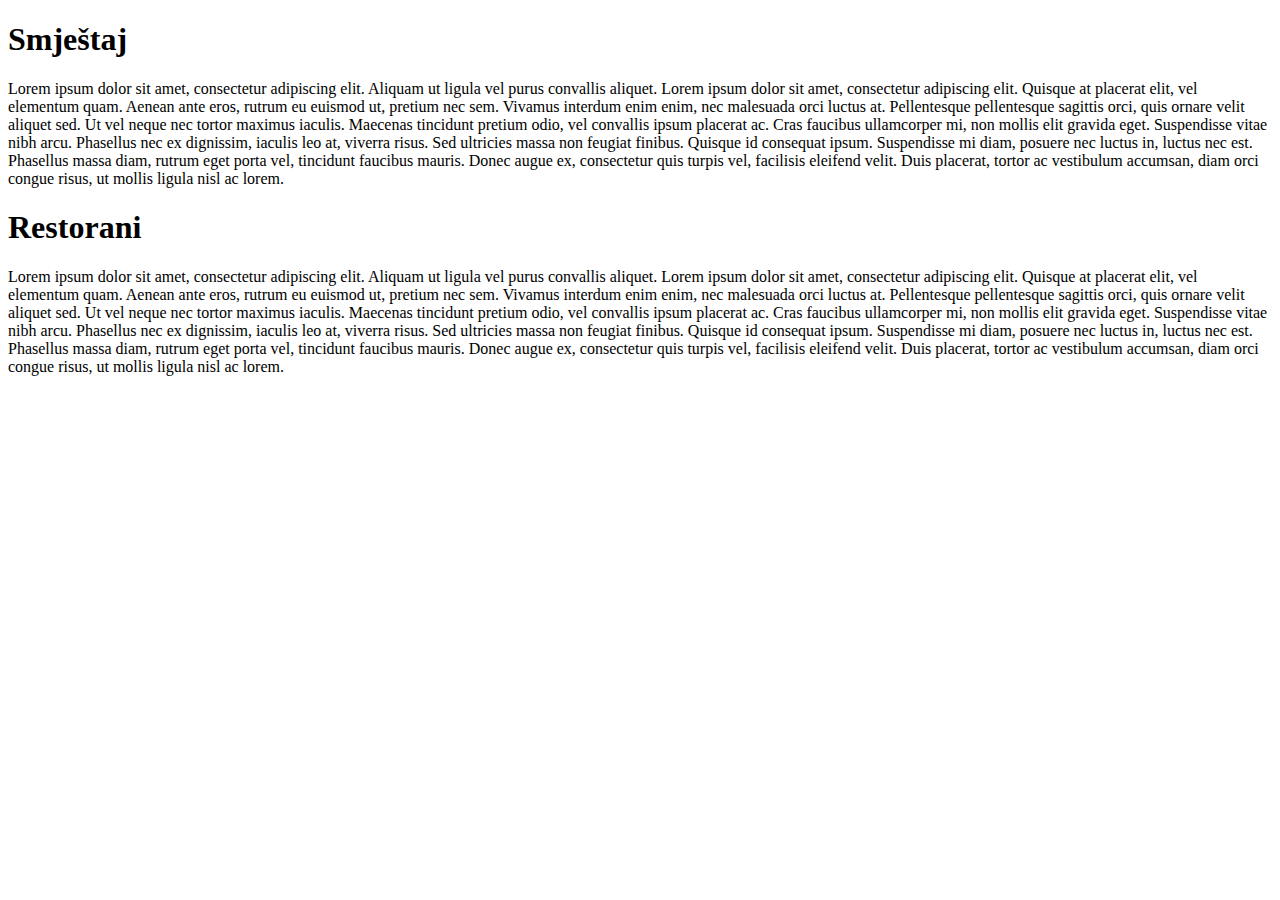
<file: marusevec/posjeti.html>
<!DOCTYPE html>
<html lang="en">
<head>
    <meta charset="UTF-8">
    <meta http-equiv="X-UA-Compatible" content="IE=edge">
    <meta name="viewport" content="width=device-width, initial-scale=1.0">
    <title>Document</title>
</head>
<body>
    <h1 id="smjestaj">Smještaj</h1>
<p> Lorem ipsum dolor sit amet, consectetur adipiscing elit. Aliquam ut ligula vel purus convallis aliquet. Lorem ipsum dolor sit amet, consectetur adipiscing elit. Quisque at placerat elit, vel elementum quam. Aenean ante eros, rutrum eu euismod ut, pretium nec sem. Vivamus interdum enim enim, nec malesuada orci luctus at. Pellentesque pellentesque sagittis orci, quis ornare velit aliquet sed. Ut vel neque nec tortor maximus iaculis.

    Maecenas tincidunt pretium odio, vel convallis ipsum placerat ac. Cras faucibus ullamcorper mi, non mollis elit gravida eget. Suspendisse vitae nibh arcu. Phasellus nec ex dignissim, iaculis leo at, viverra risus. Sed ultricies massa non feugiat finibus. Quisque id consequat ipsum. Suspendisse mi diam, posuere nec luctus in, luctus nec est. Phasellus massa diam, rutrum eget porta vel, tincidunt faucibus mauris. Donec augue ex, consectetur quis turpis vel, facilisis eleifend velit. Duis placerat, tortor ac vestibulum accumsan, diam orci congue risus, ut mollis ligula nisl ac lorem. </p>

    <h1 id="restorani">Restorani</h1>
    <p> Lorem ipsum dolor sit amet, consectetur adipiscing elit. Aliquam ut ligula vel purus convallis aliquet. Lorem ipsum dolor sit amet, consectetur adipiscing elit. Quisque at placerat elit, vel elementum quam. Aenean ante eros, rutrum eu euismod ut, pretium nec sem. Vivamus interdum enim enim, nec malesuada orci luctus at. Pellentesque pellentesque sagittis orci, quis ornare velit aliquet sed. Ut vel neque nec tortor maximus iaculis.
    
        Maecenas tincidunt pretium odio, vel convallis ipsum placerat ac. Cras faucibus ullamcorper mi, non mollis elit gravida eget. Suspendisse vitae nibh arcu. Phasellus nec ex dignissim, iaculis leo at, viverra risus. Sed ultricies massa non feugiat finibus. Quisque id consequat ipsum. Suspendisse mi diam, posuere nec luctus in, luctus nec est. Phasellus massa diam, rutrum eget porta vel, tincidunt faucibus mauris. Donec augue ex, consectetur quis turpis vel, facilisis eleifend velit. Duis placerat, tortor ac vestibulum accumsan, diam orci congue risus, ut mollis ligula nisl ac lorem. </p>
    

</body>
</html>
</file>
<file: style.css>
* {
  box-sizing: border-box; /* Kada se odredi border-box tada visina i širina obuhvate content, padding i border */
}

main {
  margin-top: 77.5px;
  background-color: #ffffff;
}

h1 {
  width: 100%;
  text-align: center;
}

h2 {
  padding: 83px 15% 5px 15%;
  color: #111111;
}

h3 {
  font-size: 20px;
  font-weight: 800;
  margin: 4px 0px;
  color: #fff; /* boja */
}

p {
  color: #111111;
  padding: 15px 15%;
  margin-bottom: 0px;
}

main div {
  /*  max-width: 1920px !important; */
  width: 100%;
  margin-top: 0px;
}

body {
  font-family: Poppins, sans-serif;
  background-color: #fff; /* boja */
  margin: 0px !important;
}

header {
  position: fixed;
  top: 0px;
  left: 0px;
  right: 0px;
  /* max-width: 1920px; */
  width: 100%;
  background-color: #008000; /* boja */
  display: flex;
  flex-flow: row;
  align-items: center;
  padding: 0px 10%;
  z-index: 10;
}

ul {
  list-style-type: none;
  line-height: 1.7em;
  margin-bottom: 30px;
}

a {
  color: #ffff80; /* boja */
  text-decoration: none;
  font-size: 16px;
  font-weight: 500;
}

a:hover {
  color: #fff; /* boja */
  text-decoration: underline;
}

a:visited {
  color: #cccc00; /* boja */
  text-decoration: underline;
}

.logo {
  width: 50vw;
}

.logo img {
  width: 170px;
}

.dd-menu {
  width: 60vw;
  display: flex;
  flex-flow: row;
  /*align-content: right;*/
  justify-content: right;
  padding-right: 0%;
}

header a {
  float: left;
  font-size: 20px;
  text-align: center;
  padding: 14px 16px;
  text-decoration: none;
}

.dropdown {
  float: left;
  overflow: hidden;
}

.dropdown .dropbtn {
  font-size: 18px;
  font-weight: 500;
  border: none;
  outline: none;
  color: #ffff80; /* boja */
  padding: 14px 16px;
  background-color: inherit;
  font-family: inherit;
  margin: 0;
}

header a:hover,
.dropdown:hover .dropbtn {
  text-decoration: underline;
  text-decoration-color: #ffff80; /* boja */
  transition: 1s;
}

.dropdown-content {
  display: none;
  position: absolute;
  background-color: #008000; /* boja */
  min-width: 160px;
  box-shadow: 0px 8px 16px 0px #111; /* boja */
  z-index: 1;
}

.dropdown-content a {
  float: none;
  color: #ffff80; /* boja */
  padding: 12px 16px;
  text-decoration: none;
  display: block;
  text-align: left;
  font-size: 18px;
}

.dropdown-content a:hover {
  background-color: #0abf04; /* boja */
}

.dropdown:hover .dropdown-content {
  display: block;
}

footer {
  display: flex;
  flex-flow: row;
  background-color: #008000; /* boja */
  color: #fff;
  line-height: 1.7em;
}
.four-column {
  width: 22%;
  text-align: left;
  padding: 10px;
}

.social-network {
  display: flex;
  flex-flow: row;
  align-items: center;
  justify-content: center;
  padding: 5px 0px;
  background-color: #008000; /* boja */
  gap: 25px;
}

.social-network i {
  color: #ffff80; /* boja */
}

.social-network i:hover {
  color: #fff; /* boja */
  transition: 1s;
}

.light {
  background-color: #ffffff;
}

.light a {
  color: #000; /* boja */
  text-decoration: none;
  font-size: 18px;
  font-weight: 600;
}

.light a:hover {
  color: #111; /* boja */
  text-decoration: underline;
}

.light a:visited {
  color: #008000; /* boja */
  text-decoration: underline;
}

.dark {
  background-color: #a7ffa3;
}

.dark a {
  color: #000; /* boja */
  text-decoration: none;
  font-size: 18px;
  font-weight: 600;
}

.dark a:hover {
  color: #111; /* boja */
  text-decoration: underline;
}

.dark a:visited {
  color: #008000; /* boja */
  text-decoration: underline;
}

/* The Overlay (background) */
.overlay {
  /* Height & width depends on how you want to reveal the overlay (see JS below) */
  height: 100%;
  width: 0;
  position: fixed; /* Stay in place */
  z-index: 1; /* Sit on top */
  left: 0;
  top: 0;
  background-color: #111; /* boja */ /* Black fallback color */
  background-color: rgba(0, 128, 0, 0.85); /* boja */ /* Black w/opacity */
  overflow-x: hidden; /* Disable horizontal scroll */
  transition: 0.5s; /* 0.5 second transition effect to slide in or slide down the overlay (height or width, depending on reveal) */
}

/* Position the content inside the overlay */
.overlay-content {
  position: relative;
  top: 25%; /* 25% from the top */
  width: 100%; /* 100% width */
  text-align: center; /* Centered text/links */
  margin-top: 30px; /* 30px top margin to avoid conflict with the close button on smaller screens */
  display: flex;
  flex-flow: column;
  align-items: center;
}

/* The navigation links inside the overlay */
.overlay a {
  padding: 8px;
  text-decoration: none;
  font-size: 26px;
  color: #ffff80; /* boja */
  display: block; /* Display block instead of inline */
  transition: 0.5s; /* Transition effects on hover (color) */
}

/* When you mouse over the navigation links, change their color */
.overlay a:hover,
.overlay a:focus {
  color: #fff; /* boja */
}

/* Position the close button (top right corner) */
.overlay .closebtn {
  position: absolute;
  top: 4px;
  right: 35px;
  font-size: 45px;
  padding: 0px;
}

.overlay,
.hamburger {
  display: none;
}

/* Parallax */
.bgimg-1,
.bgimg-2,
.bgimg-3 {
  position: relative;
  opacity: 0.65;
  background-attachment: fixed;
  background-position: center;
  background-repeat: no-repeat;
  background-size: cover;
}
.bgimg-1 {
  background-image: url("img/marusevec-dvorac.jpg");
  min-height: 600px;
}

.bgimg-2 {
  background-image: url("img/marusevec-crkva.jpg");
  min-height: 600px;
}

.bgimg-3 {
  background-image: url("img/marusevec-biciklijada.jpg");
  min-height: 600px;
}

.caption {
  position: absolute;
  left: 0;
  top: 50%;
  width: 100%;
  text-align: center;
  color: #111;
}

.caption span.border {
  background-color: #111;
  color: #fff;
  padding: 18px;
  font-size: 25px;
  letter-spacing: 10px;
  font-weight: 600;
}

@media only screen and (max-width: 1100px) {
  .caption span.border {
    background-color: #111;
    color: #fff;
    padding: 10px;
    font-size: 24px;
    letter-spacing: 4px;
  }

  footer {
    flex-flow: row wrap;
    padding: 30px 5%;
  }

  .four-column {
    width: 44%;
    padding: 10px;
  }

  .dropdown {
    display: none;
  }

  .overlay,
  .hamburger {
    display: block;
  }

  .responsive {
    width: 49.99999%;
    margin: 6px 0;
  }
}

@media only screen and (max-width: 600px) {
  .bgimg-1,
  .bgimg-2,
  .bgimg-3 {
    background-attachment: scroll;
  }

  footer {
    flex-flow: row wrap;
    padding: 15px 5%;
  }

  .four-column {
    width: 88%;
    padding: 10px;
  }
  .caption span.border {
    background-color: #111;
    color: #fff;
    padding: 8px;
    font-size: 18px;
    letter-spacing: 4px;
  }

  .responsive {
    width: 100%;
  }

  .clearfix:after {
    content: "";
    display: table;
    clear: both;
  }
}

/* When the height of the screen is less than 450 pixels, change the font-size of the links and position the close button again, so they don't overlap */
@media screen and (max-height: 450px) {
  .overlay a {
    font-size: 20px;
  }
  .overlay .closebtn {
    font-size: 40px;
    top: 15px;
    right: 35px;
  }

  .dropdown .dropbtn {
    font-size: 16px;
    font-weight: 400;
    border: none;
    outline: none;
    color: #ffff80; /* boja */
    padding: 12px 14px;
    background-color: inherit;
    font-family: inherit;
    margin: 0;
  }
}

.map {
  text-align: center;
  width: auto;
}

/* Kontakt */
input[type="text"],
select,
textarea {
  width: 100%;
  padding: 12px;
  border: 1px solid #ccc;
  border-radius: 4px;
  box-sizing: border-box;
  margin-top: 6px;
  margin-bottom: 16px;
  resize: vertical;
}

input[type="submit"] {
  background-color: #008000;
  color: #ffff80;
  padding: 12px 20px;
  border: none;
  border-radius: 4px;
  cursor: pointer;
  font-size: 18px;
}

input[type="submit"]:hover {
  background-color: #0abf04;
  color: #fff;
}

.container {
  border-radius: 5px;
  padding: 10px 15%;
}

/* Galerija */
.gallery {
  display: flex;
  flex-wrap: wrap;
  width: 100%;
  justify-content: center;
  padding: 10px 10%;
}

.gallery img {
  width: 242px;
  padding: 15px;
  filter: grayscale(100);
  transition: 1s;
}

.gallery img:hover {
  filter: grayscale(0);
  transform: scale(1.1);
}

/* responsive iframe */
.iframe-container {
  position: relative;
  width: 100%;
  height: 100%;
  padding-bottom: 56.25%;
}
.iframe-container iframe {
  position: absolute;
  top: 0;
  left: 20%;
  right: 20%;
  width: 60%;
  height: 60%;
}
</file>
<file: marusevec/style.css>
main{
  padding: 10px 80px;
}

main div{
  max-width: 1920px !important;
  width: 100%;
}

body {
    font-family: Poppins, sans-serif;
    background-color: #f9f9f9;
    margin: 0px !important  
  }

  header {
    position: fixed;
    top: 0px;
    left: 0px;
    right: 0px;
    max-width: 1920px;
    width: 100%;
    background-color: #fff;
    display: flex;
    flex-flow: row;
    align-items: center;
  }

  header img{
      width: 40px;
      margin-right: 40vw;
  }
  
  header a {
    float: left;
    font-size: 20px;
    color: #000;
    text-align: center;
    padding: 14px 16px;
    text-decoration: none;
  }
  
  .dropdown {
    float: left;
    overflow: hidden;
  }
  
  .dropdown .dropbtn {
    font-size: 20px;
    font-weight: 500;  
    border: none;
    outline: none;
    color: #000;
    padding: 14px 16px;
    background-color: inherit;
    font-family: inherit;
    margin: 0;
  }
  
  header a:hover, .dropdown:hover .dropbtn {
    text-decoration: underline;
    text-decoration-color: #04AA6D ;
    transition: 2s;
  }
  
  .dropdown-content {
    display: none;
    position: absolute;
    background-color: #f9f9f9;
    min-width: 160px;
    box-shadow: 0px 8px 16px 0px rgba(0,0,0,0.2);
    z-index: 1;
  }
  
  .dropdown-content a {
    float: none;
    color: black;
    padding: 12px 16px;
    text-decoration: none;
    display: block;
    text-align: left;
  }
  
  .dropdown-content a:hover {
    background-color: #ddd;
  }
  
  .dropdown:hover .dropdown-content {
    display: block;
  }

  main{
    margin-top: 100px;
  }

  footer{
    display: flex;
    flex-flow: row;
    background-color: #000;
    color: #ddd;
  }

  .triple-column{
    width: 50%;
    text-align: center;
    padding: 10px;
  }
</file>
